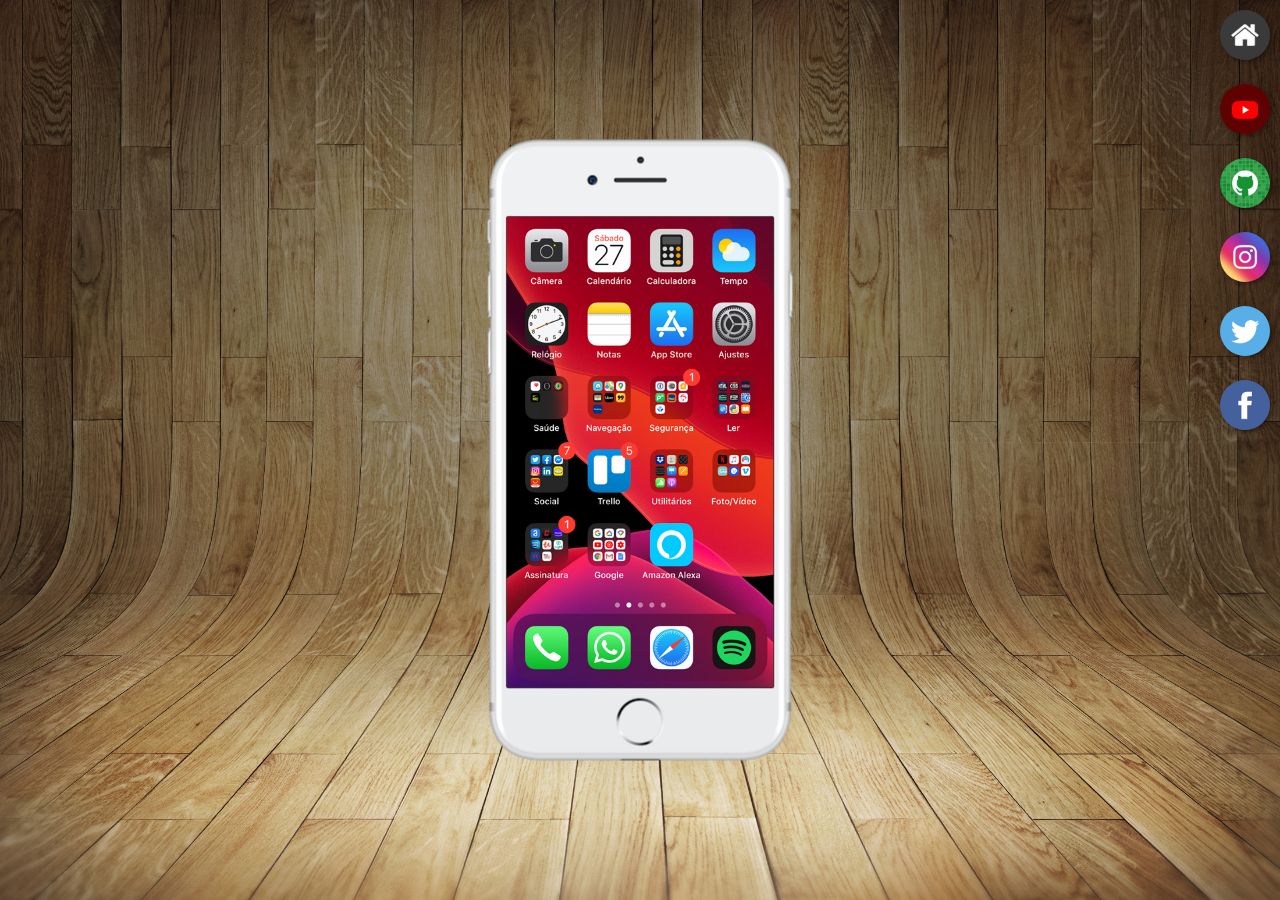
<file: index.html>
<!DOCTYPE html>
<html lang="pt-br">
  <head>
    <meta charset="UTF-8" />
    <meta name="viewport" content="width=device-width, initial-scale=1.0" />
    <link rel="stylesheet" href="favicon.ico" />
    <link rel="stylesheet" href="estilos/style.css" />
    <title>Redes Sociais</title>
  </head>
  <body>
    <main>
      <section id="telefone">
        <iframe src="home.html" name="tela" id="tela" frameborder="0">
          Seu navegador não é compatível com isso.
        </iframe>
      </section>
      <section id="redes-sociais">
        <a href="home.html" target="tela"
          ><img src="imagens/logo-home.jpg" alt="Home" /></a
        ><br />
        <a href="youtube.html" target="tela">
          <img src="imagens/logo-youtube.jpg" alt="YouTube" /></a
        ><br />
        <a href="github.html" target="tela">
          <img src="imagens/logo-github.jpg" alt="GitHub" /></a
        ><br />
        <a href="instagram.html" target="tela">
          <img src="imagens/logo-instagram.jpg" alt="Instagram" /></a
        ><br />
        <a href="twitter.html" target="tela">
          <img src="imagens/logo-twitter.jpg" alt="Twitter" /></a
        ><br />
        <a href="facebook.html" target="tela">
          <img src="imagens/logo-facebook.jpg" alt="Facebook"
        /></a>
      </section>
    </main>
  </body>
</html>
</file>
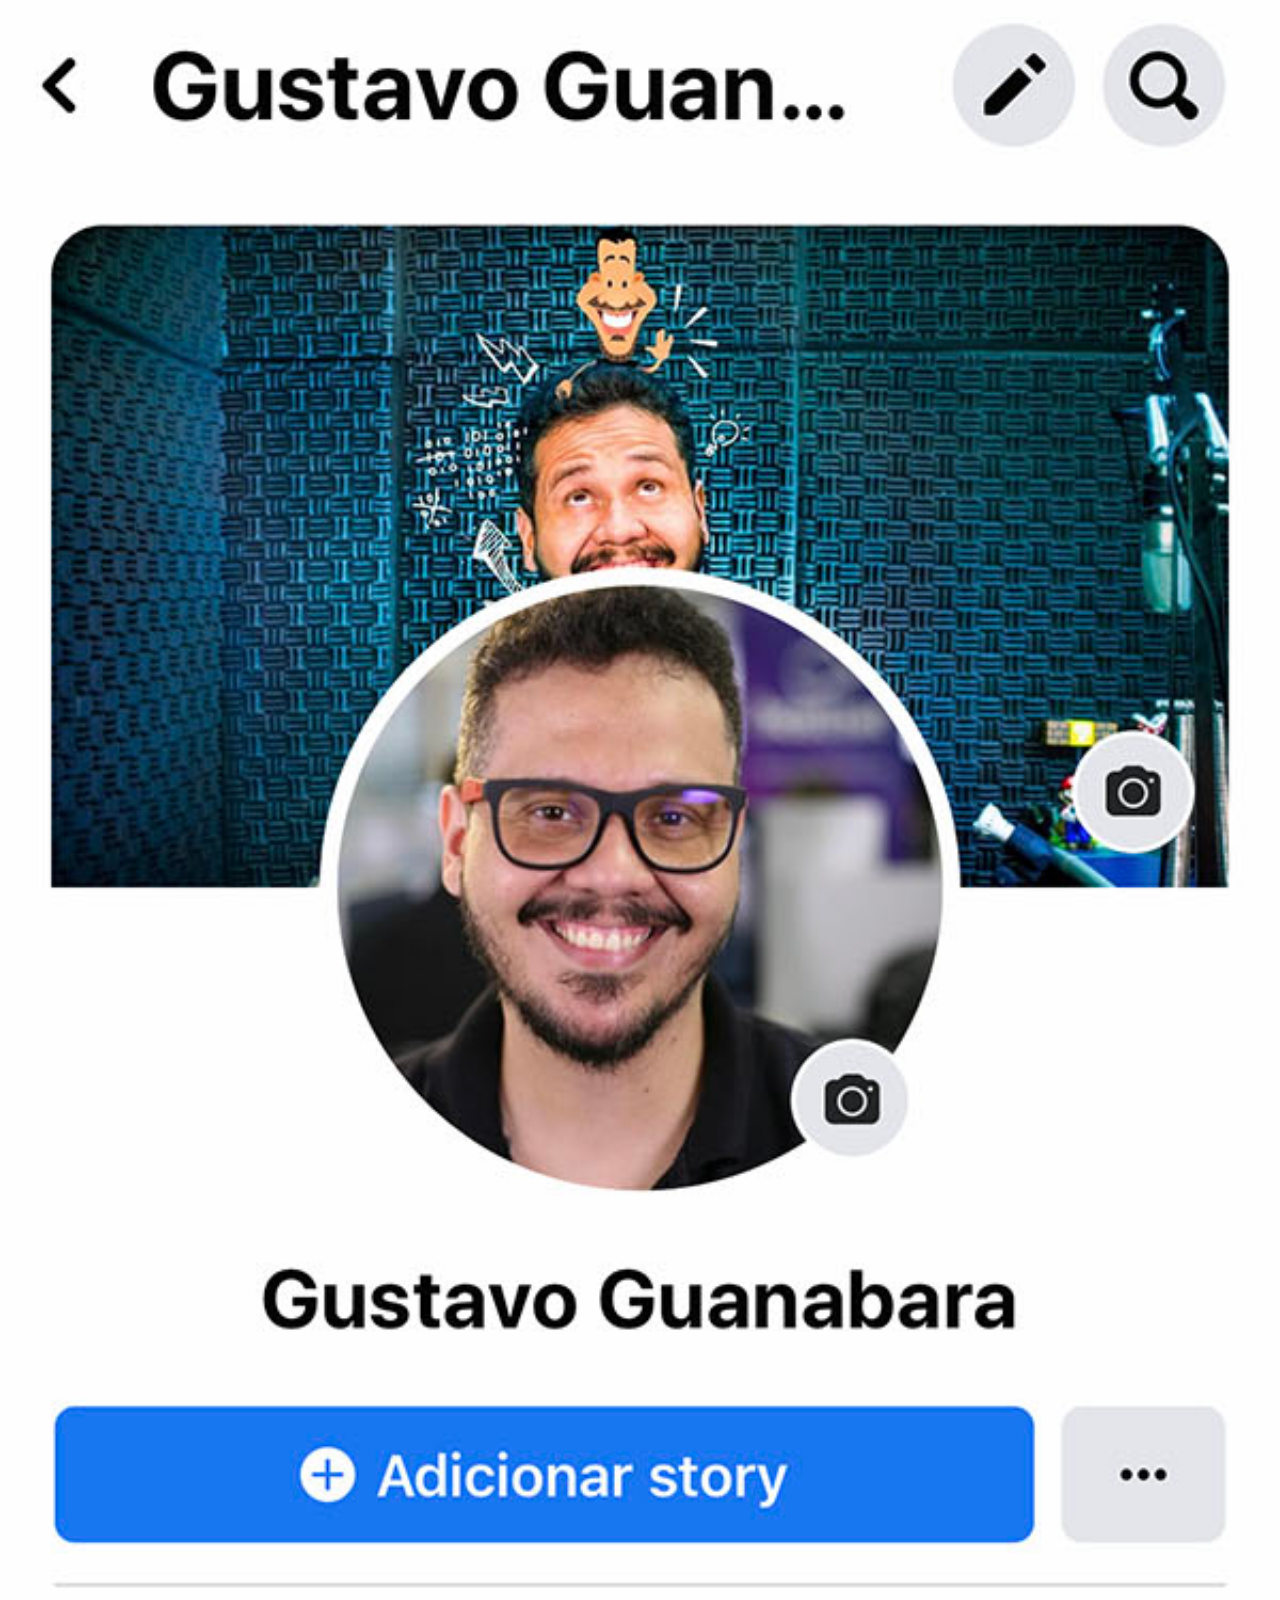
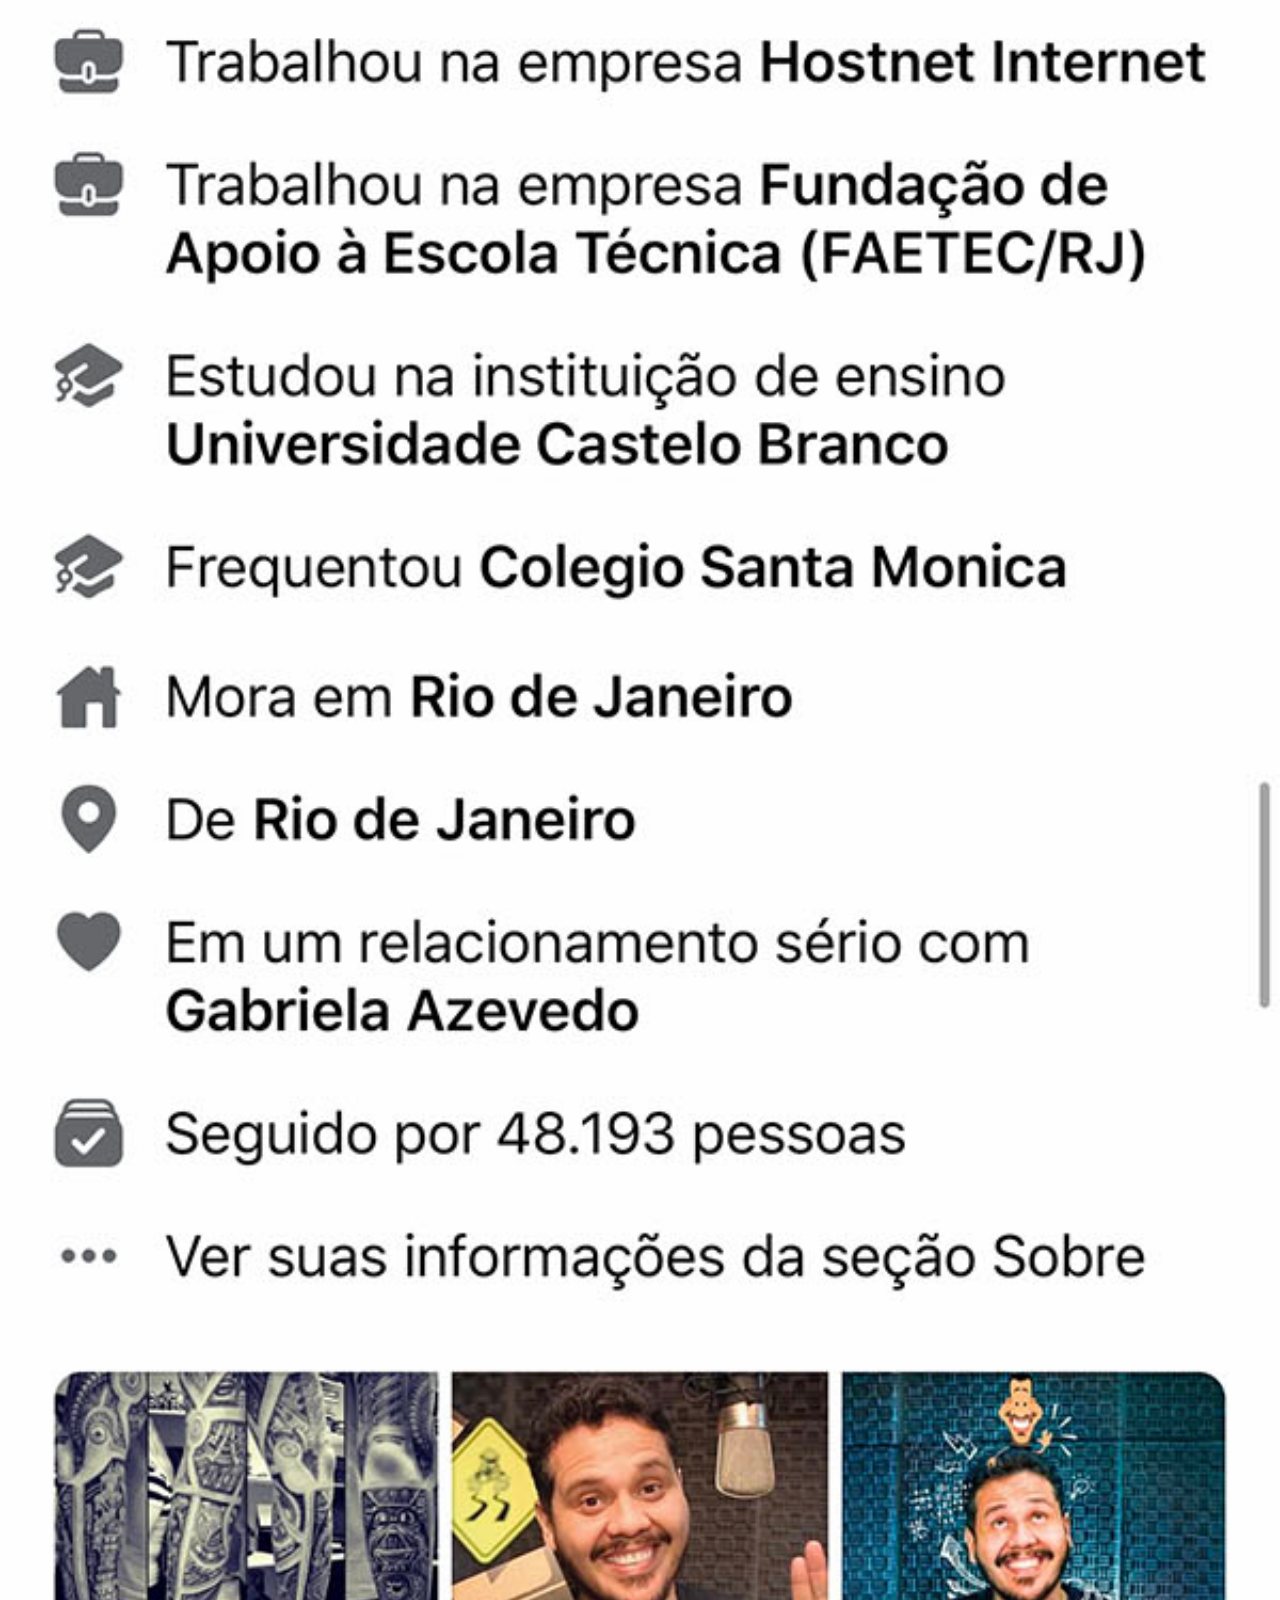
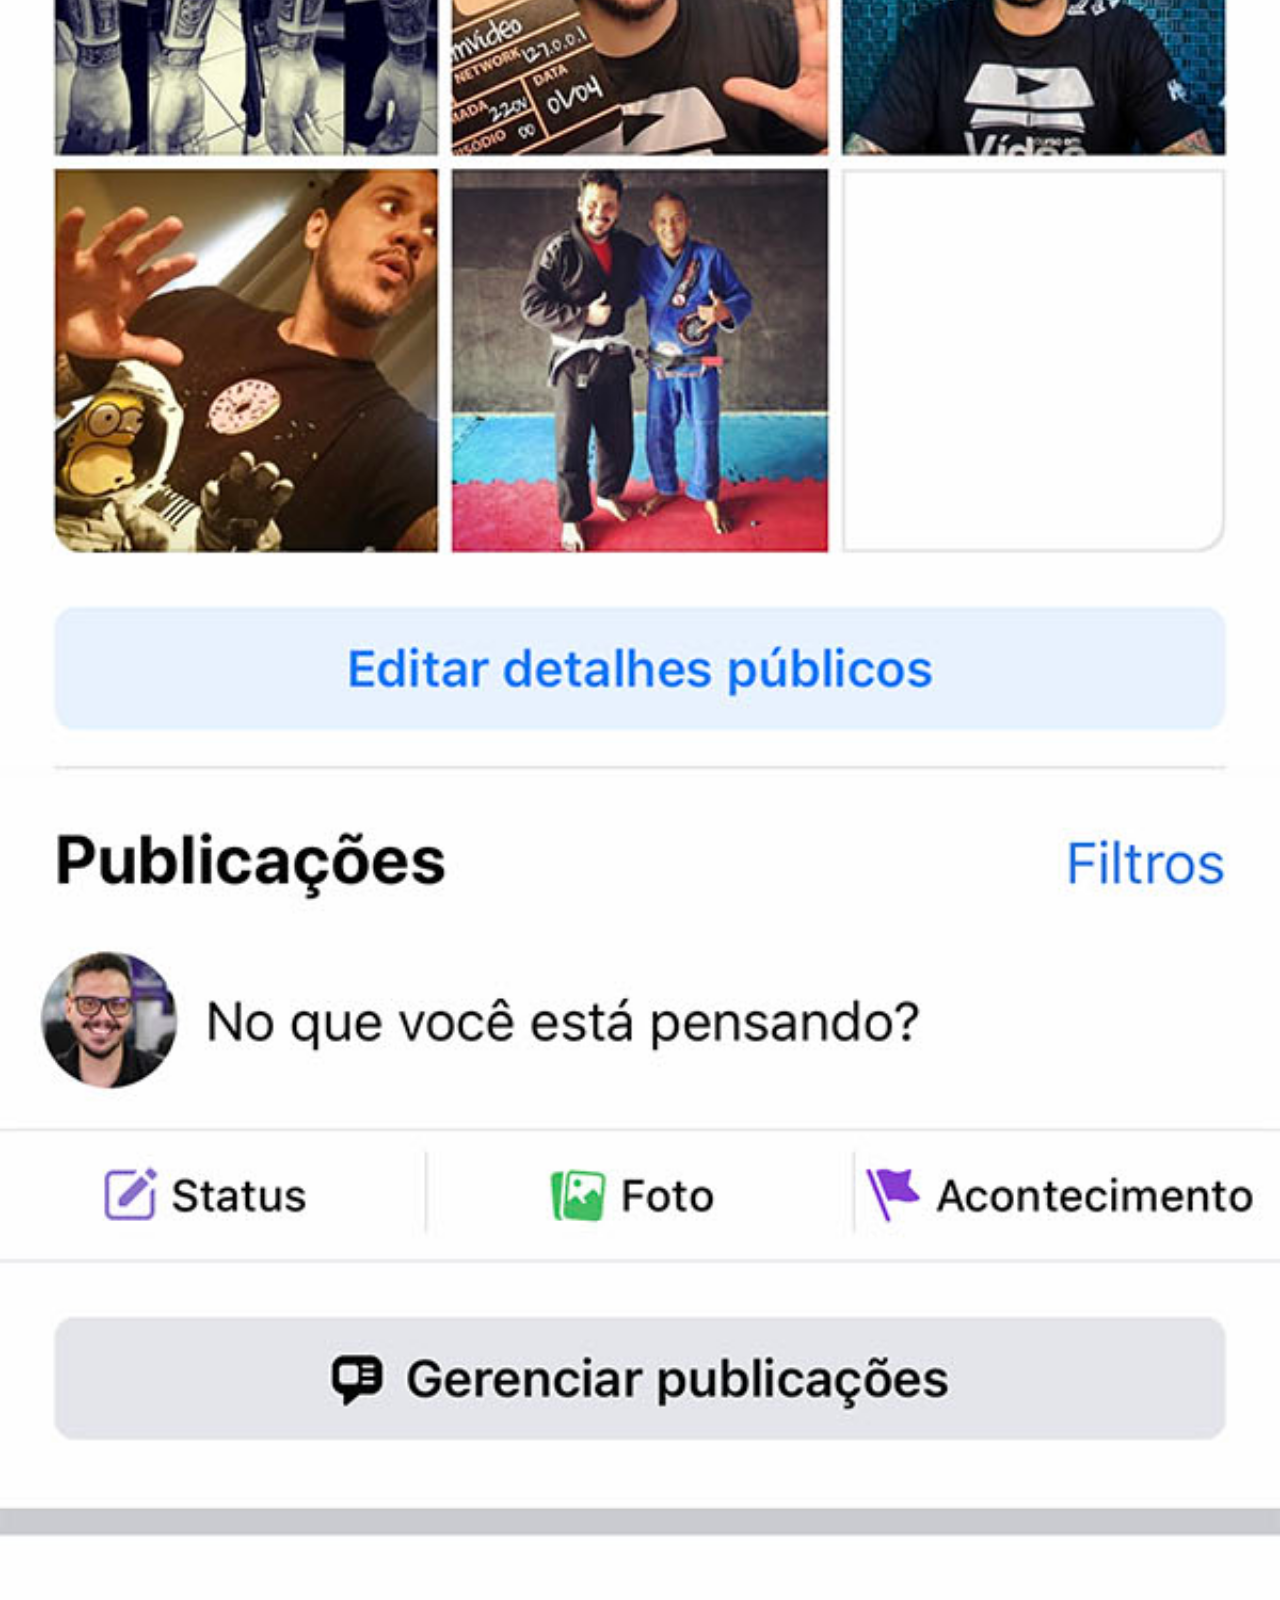
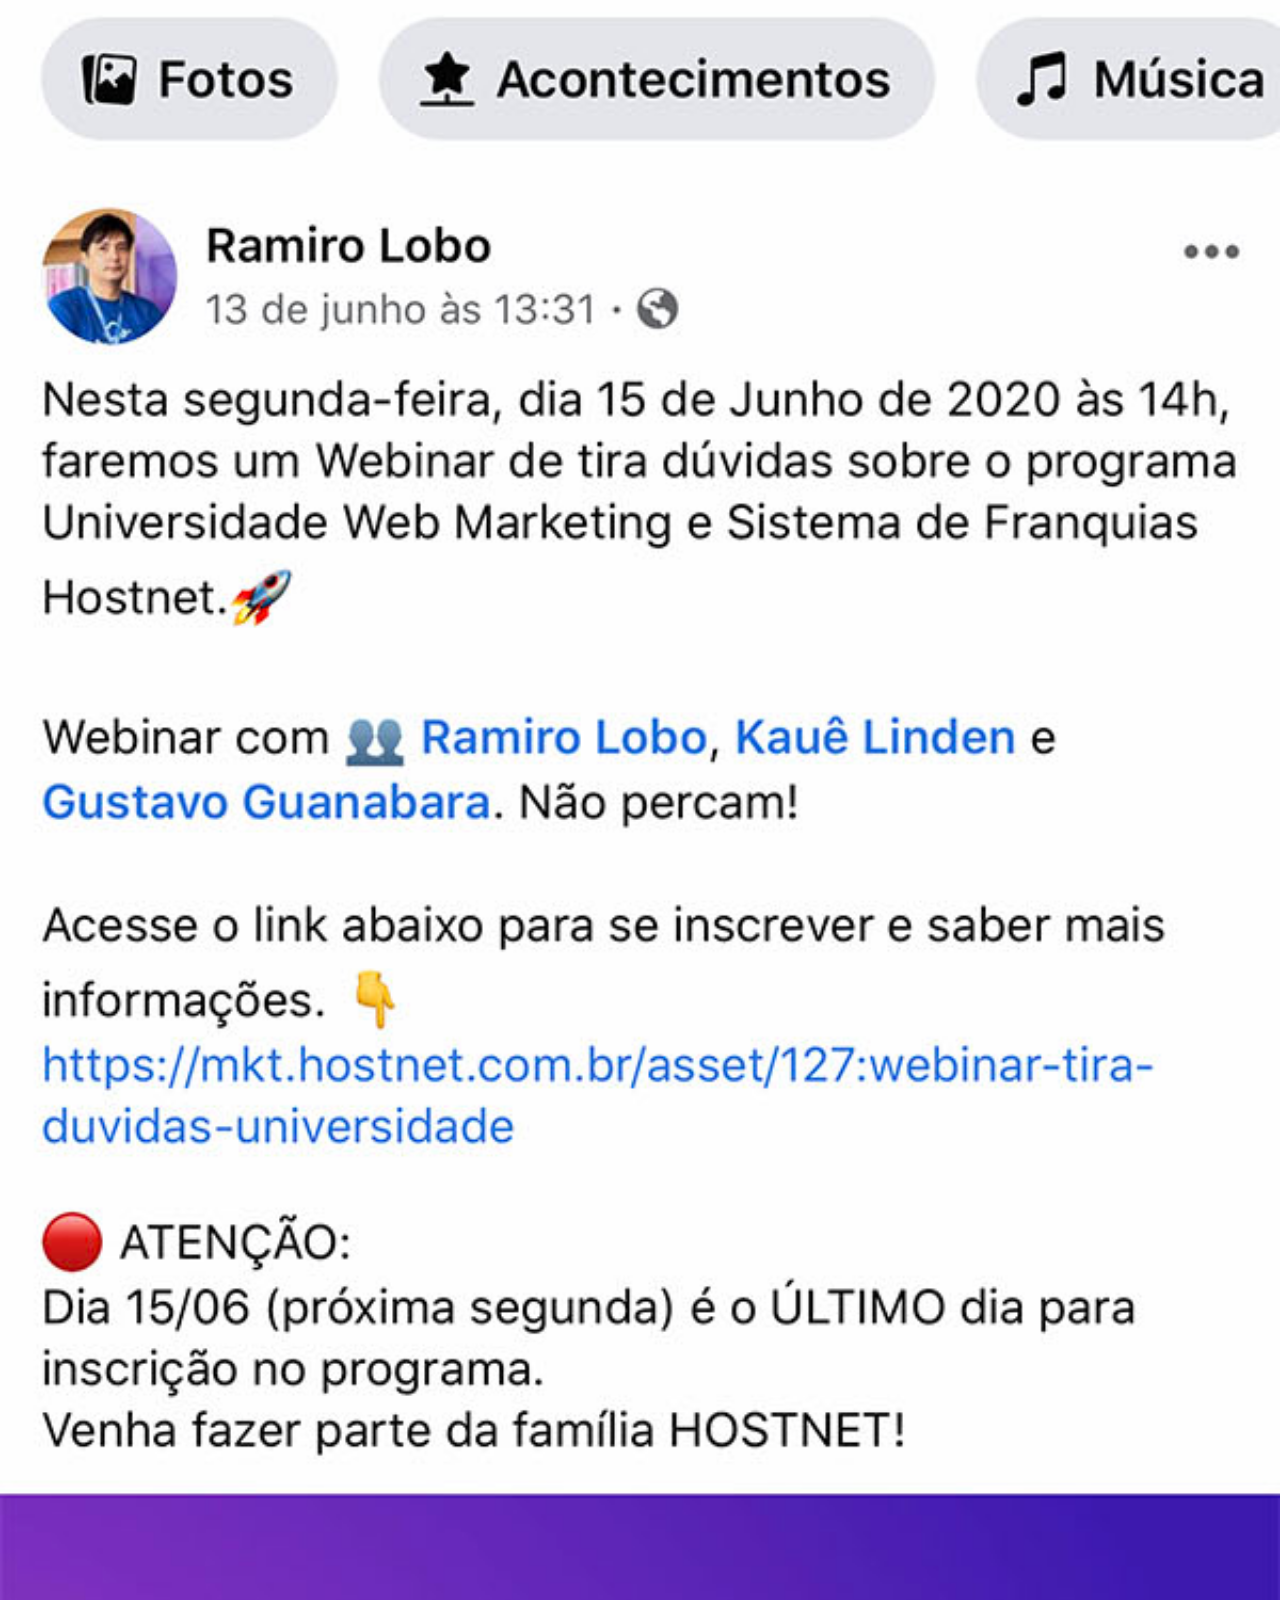
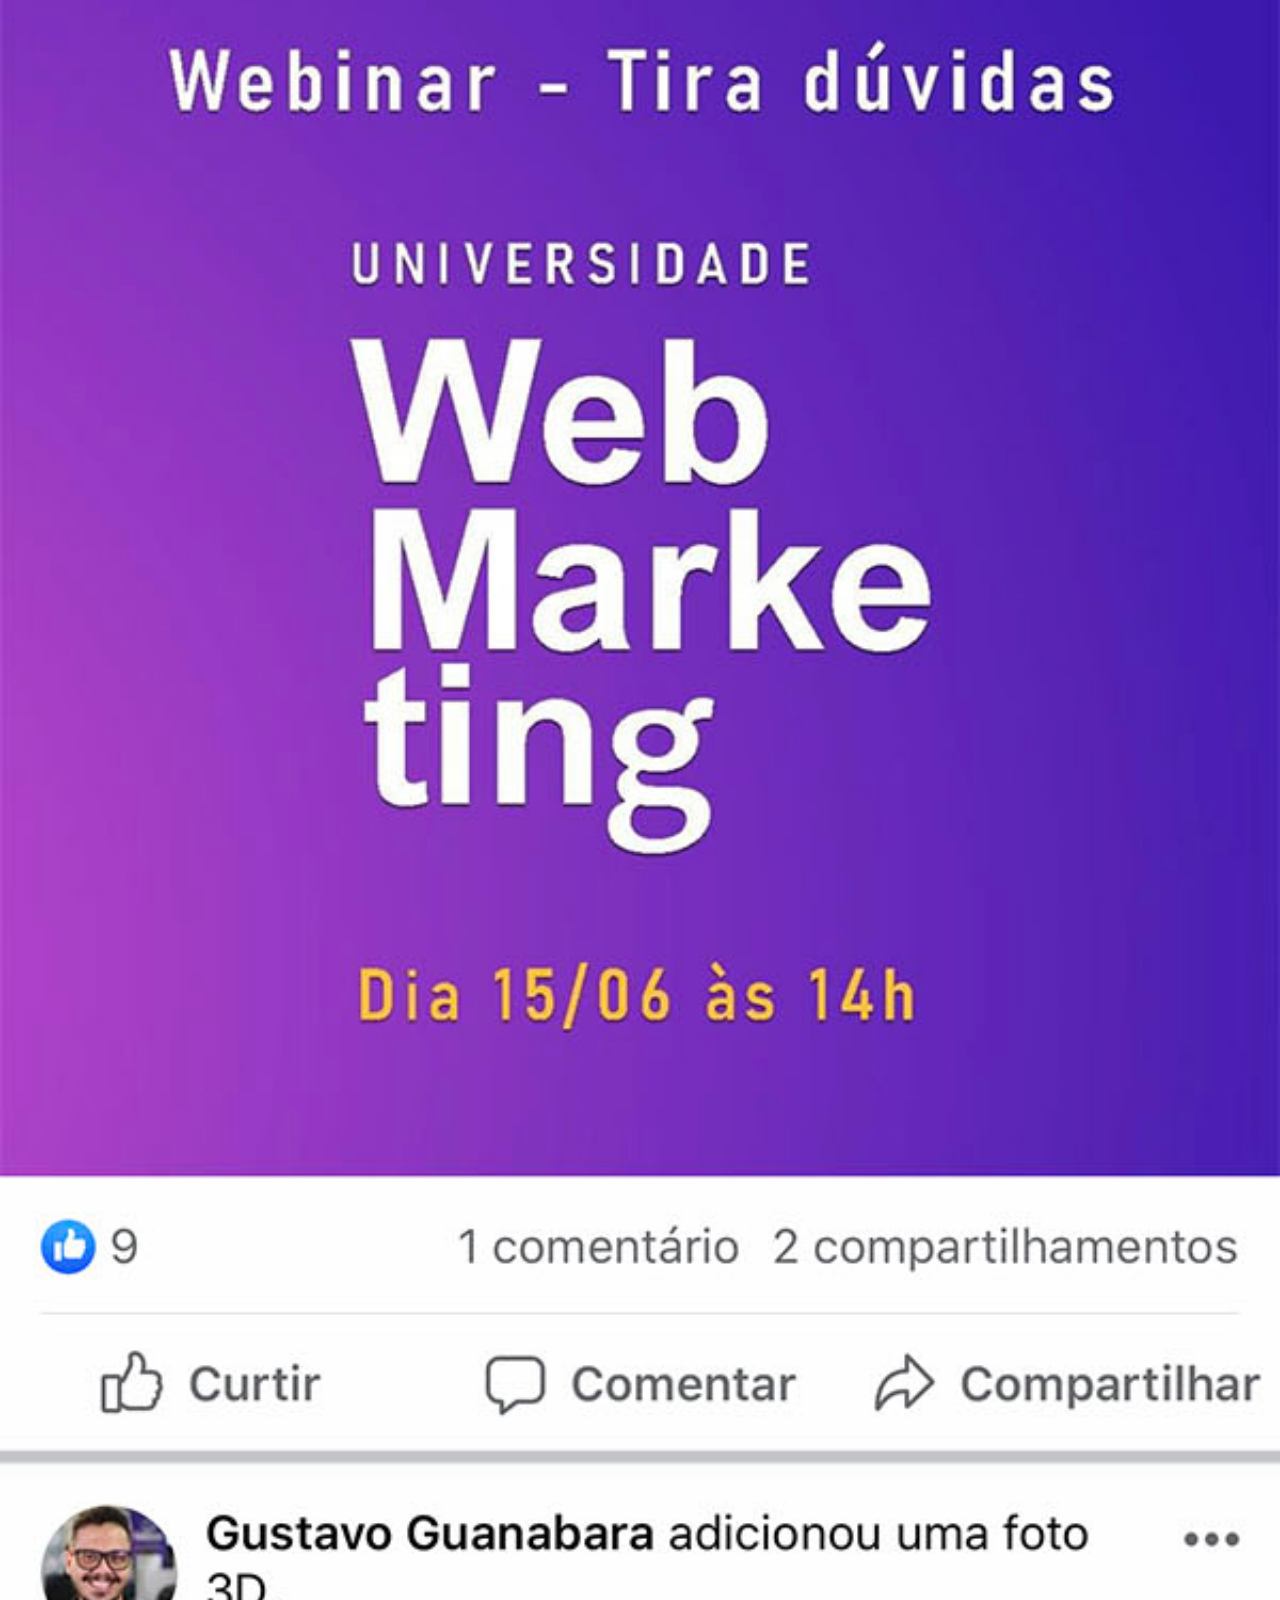
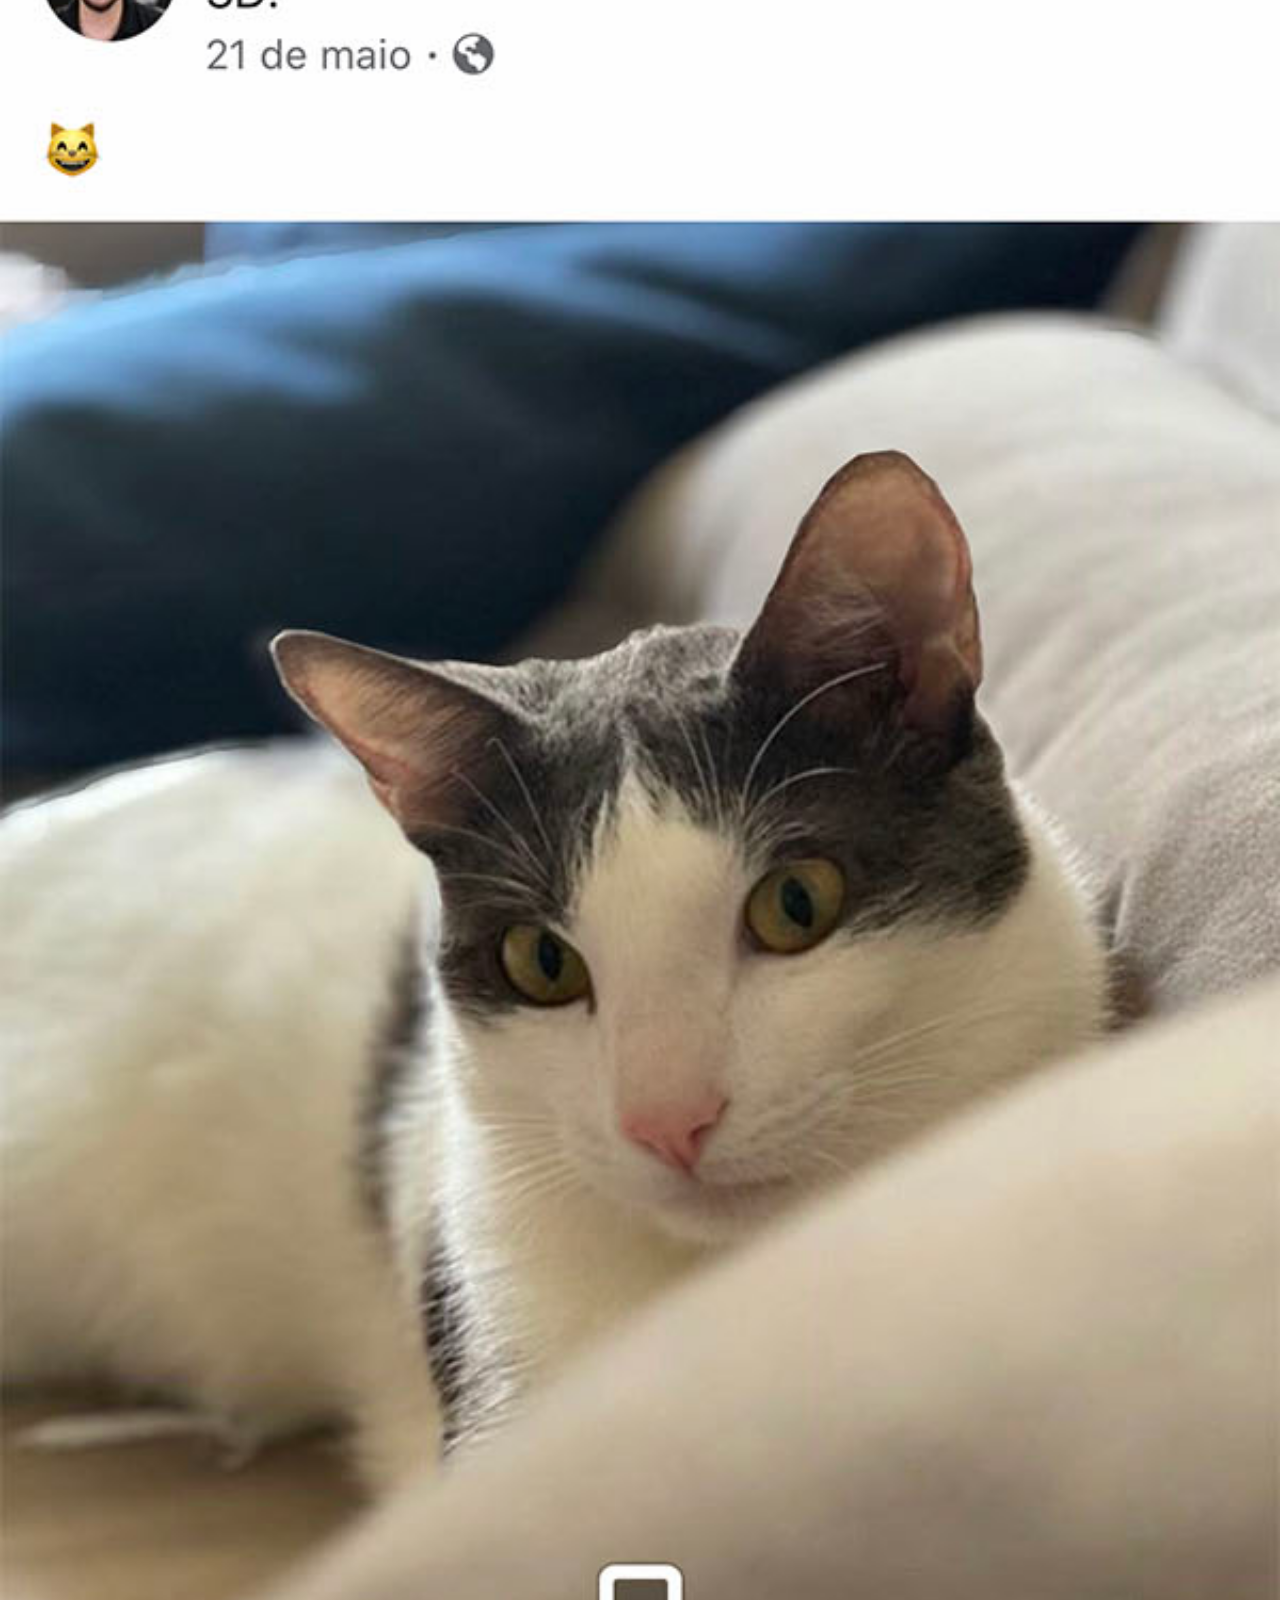
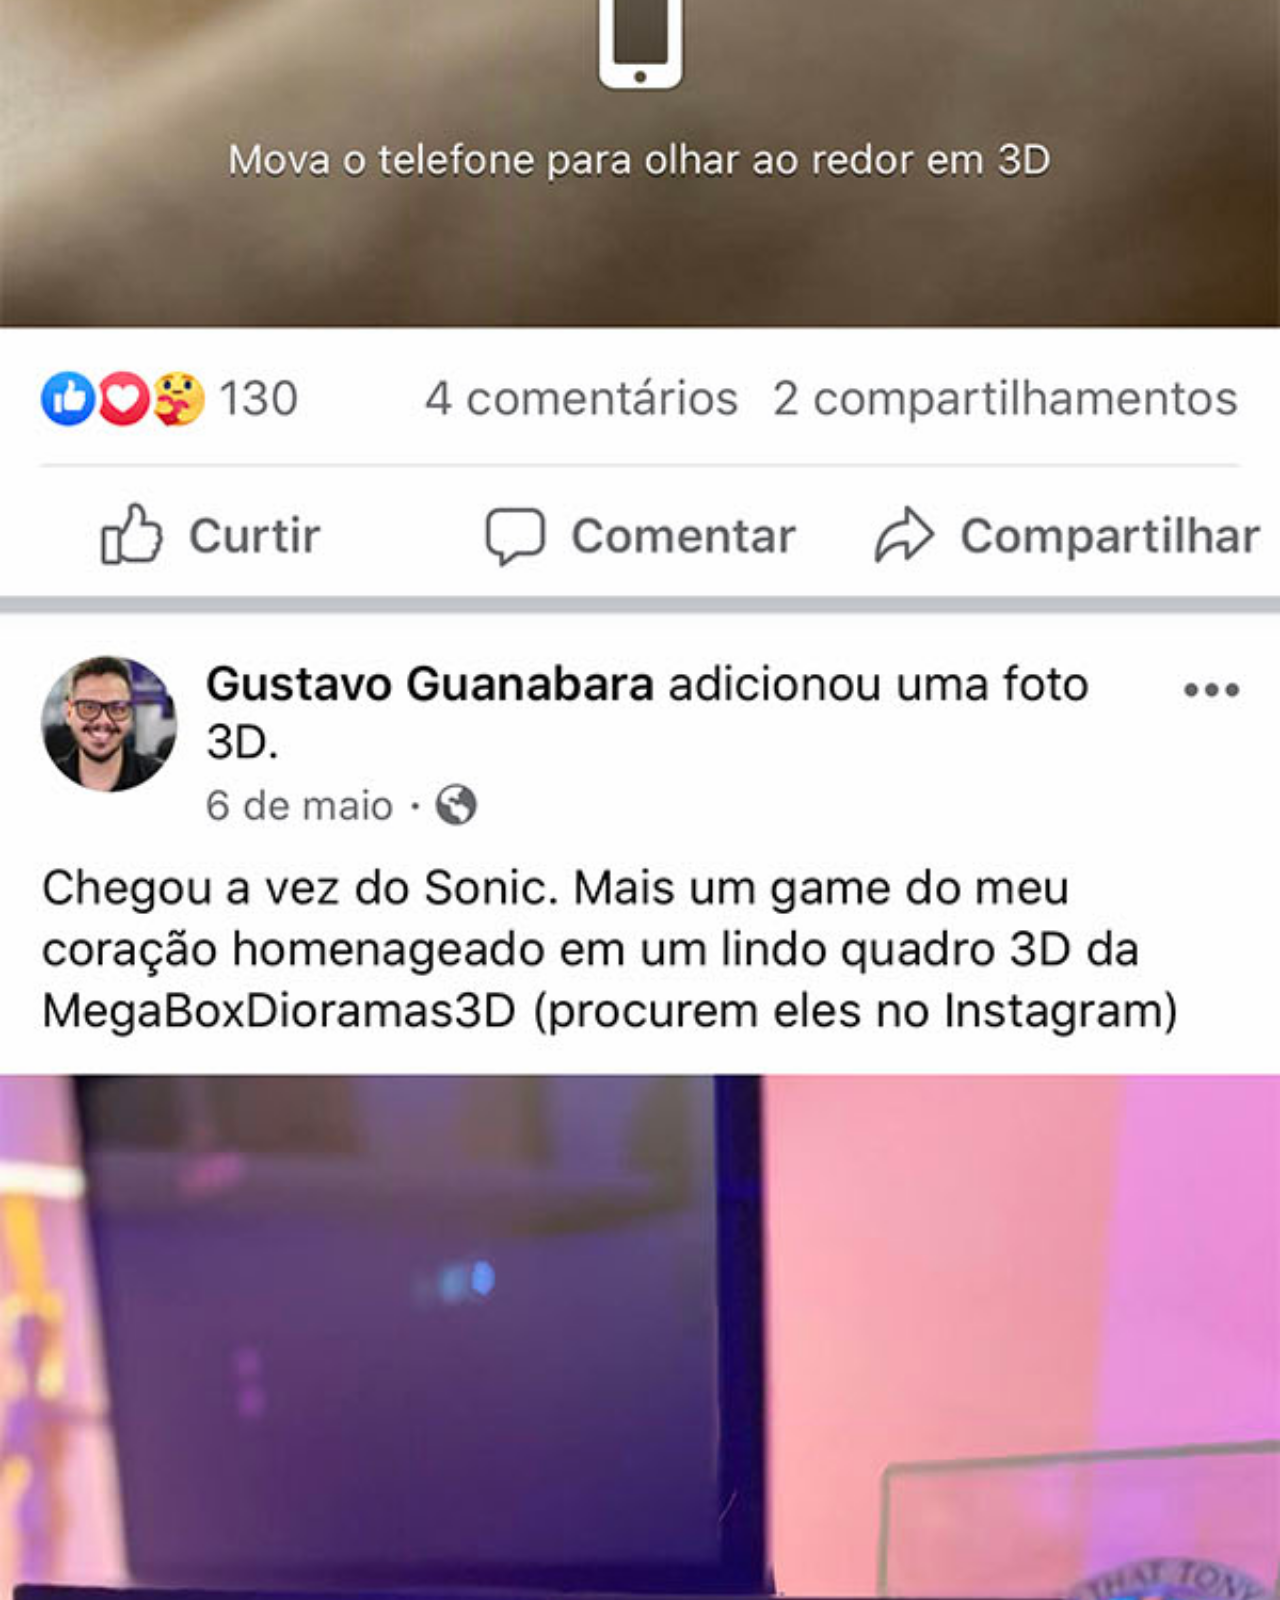
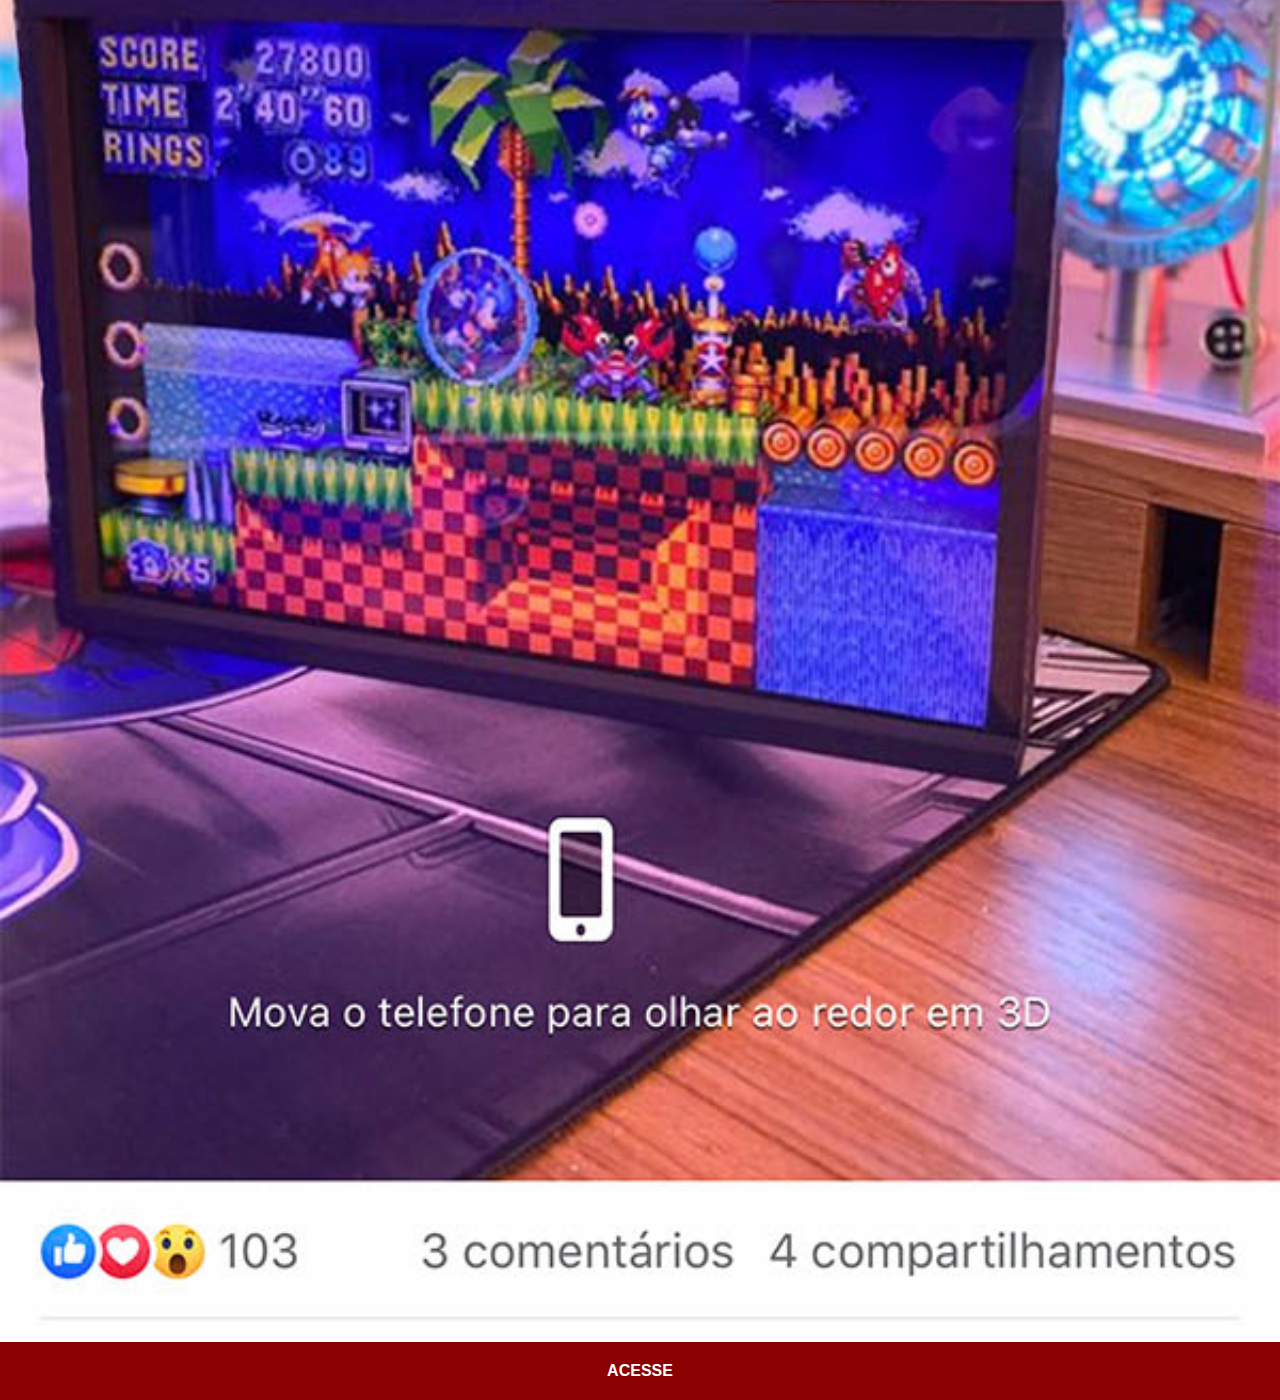
<file: facebook.html>
<!DOCTYPE html>
<html lang="pt-br">
  <head>
    <meta charset="UTF-8" />
    <meta name="viewport" content="width=device-width, initial-scale=1.0" />
    <title>Facebook</title>
    <link rel="stylesheet" href="estilos/social.css" />
  </head>
  <body>
    <img src="imagens/tela-facebook.jpg" alt="Facebook" />
    <a
      href="https://www.facebook.com/gustavoguanabara/?locale=pt_BR"
      target="_blank"
      >ACESSE</a
    >
  </body>
</html>
</file>
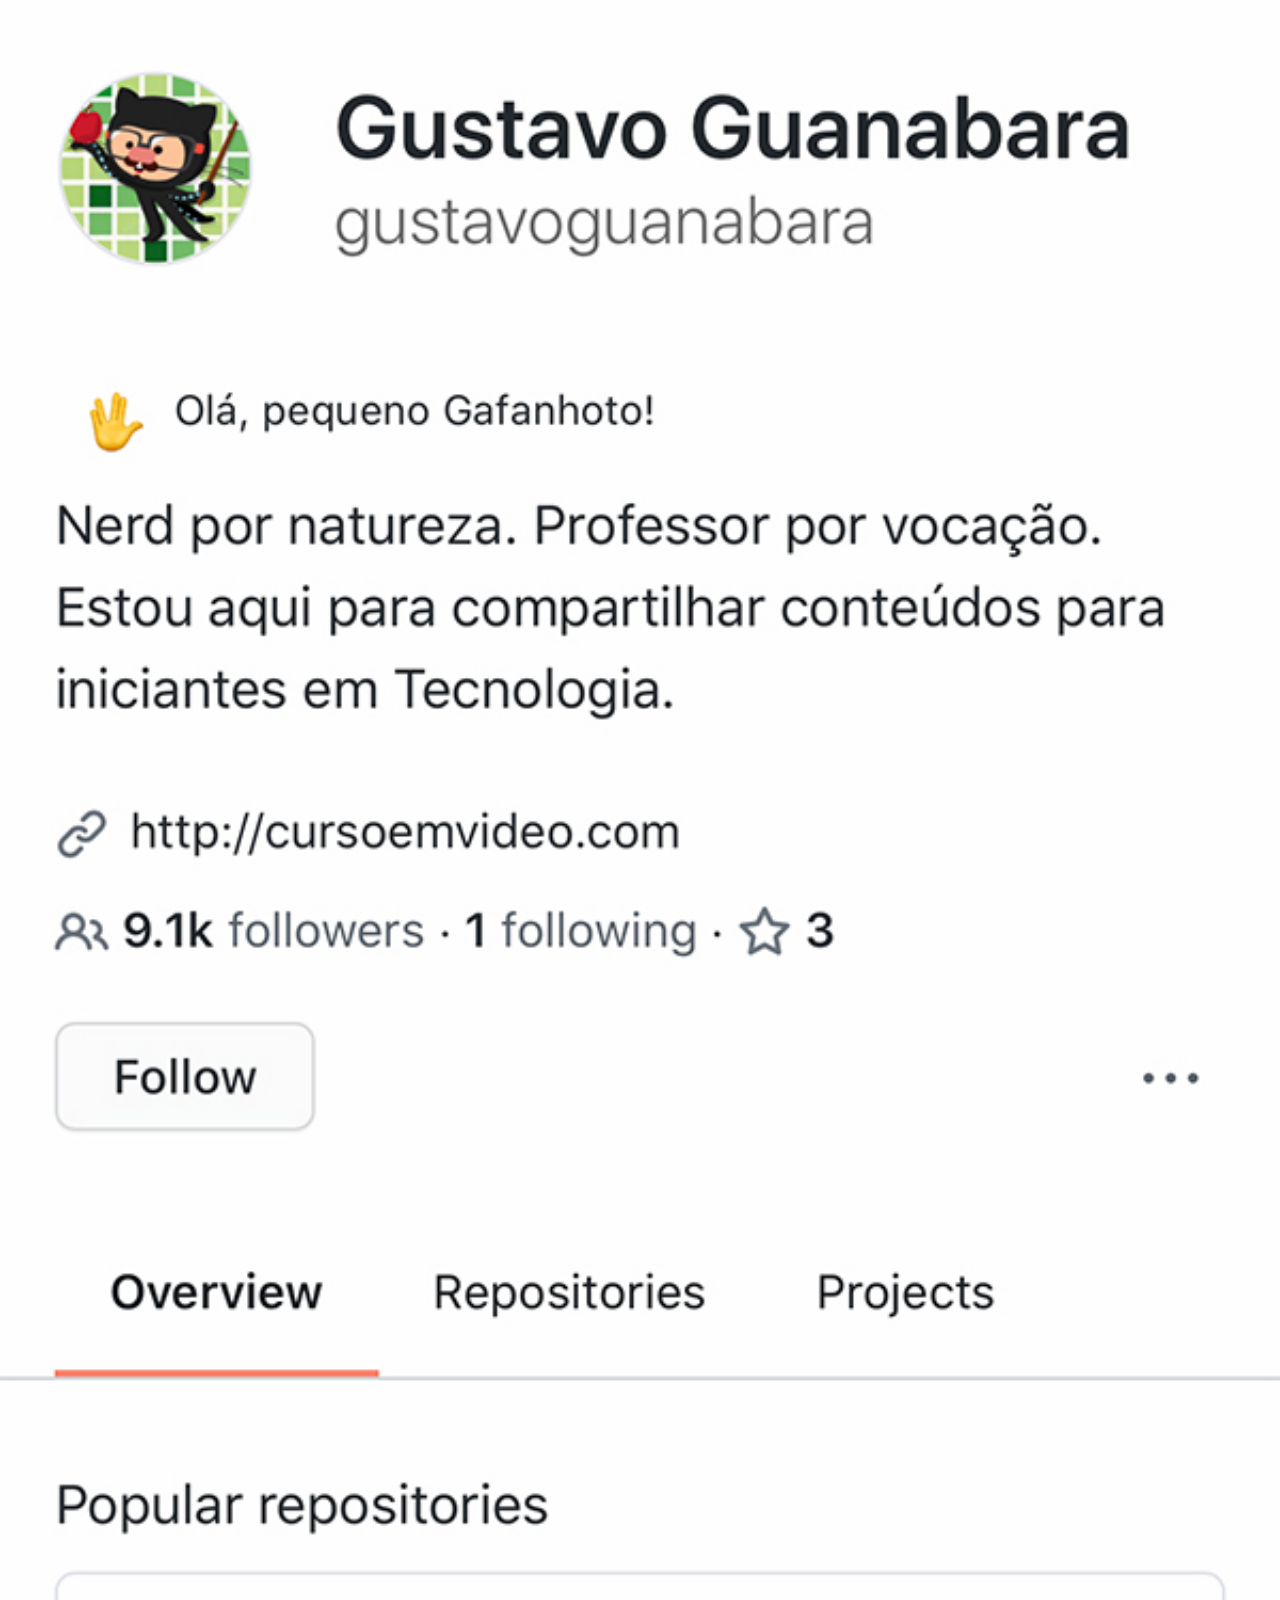
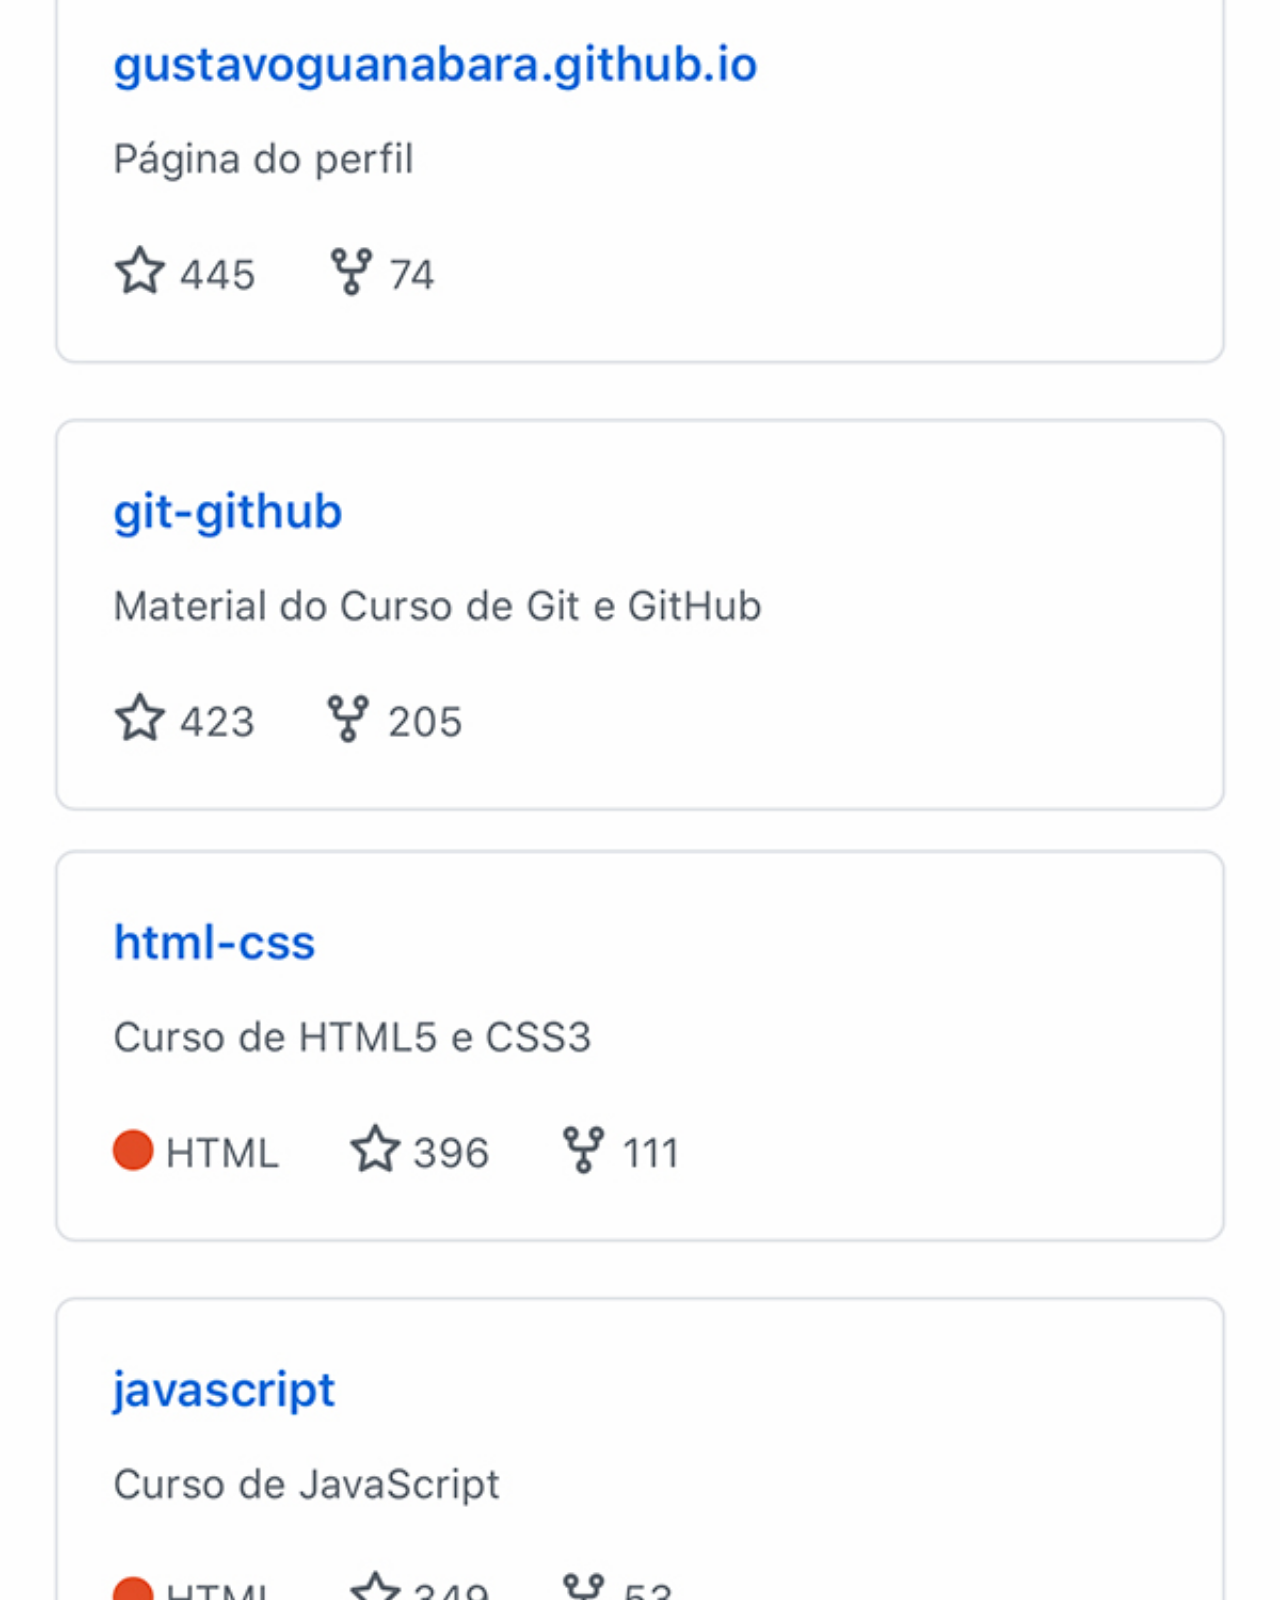
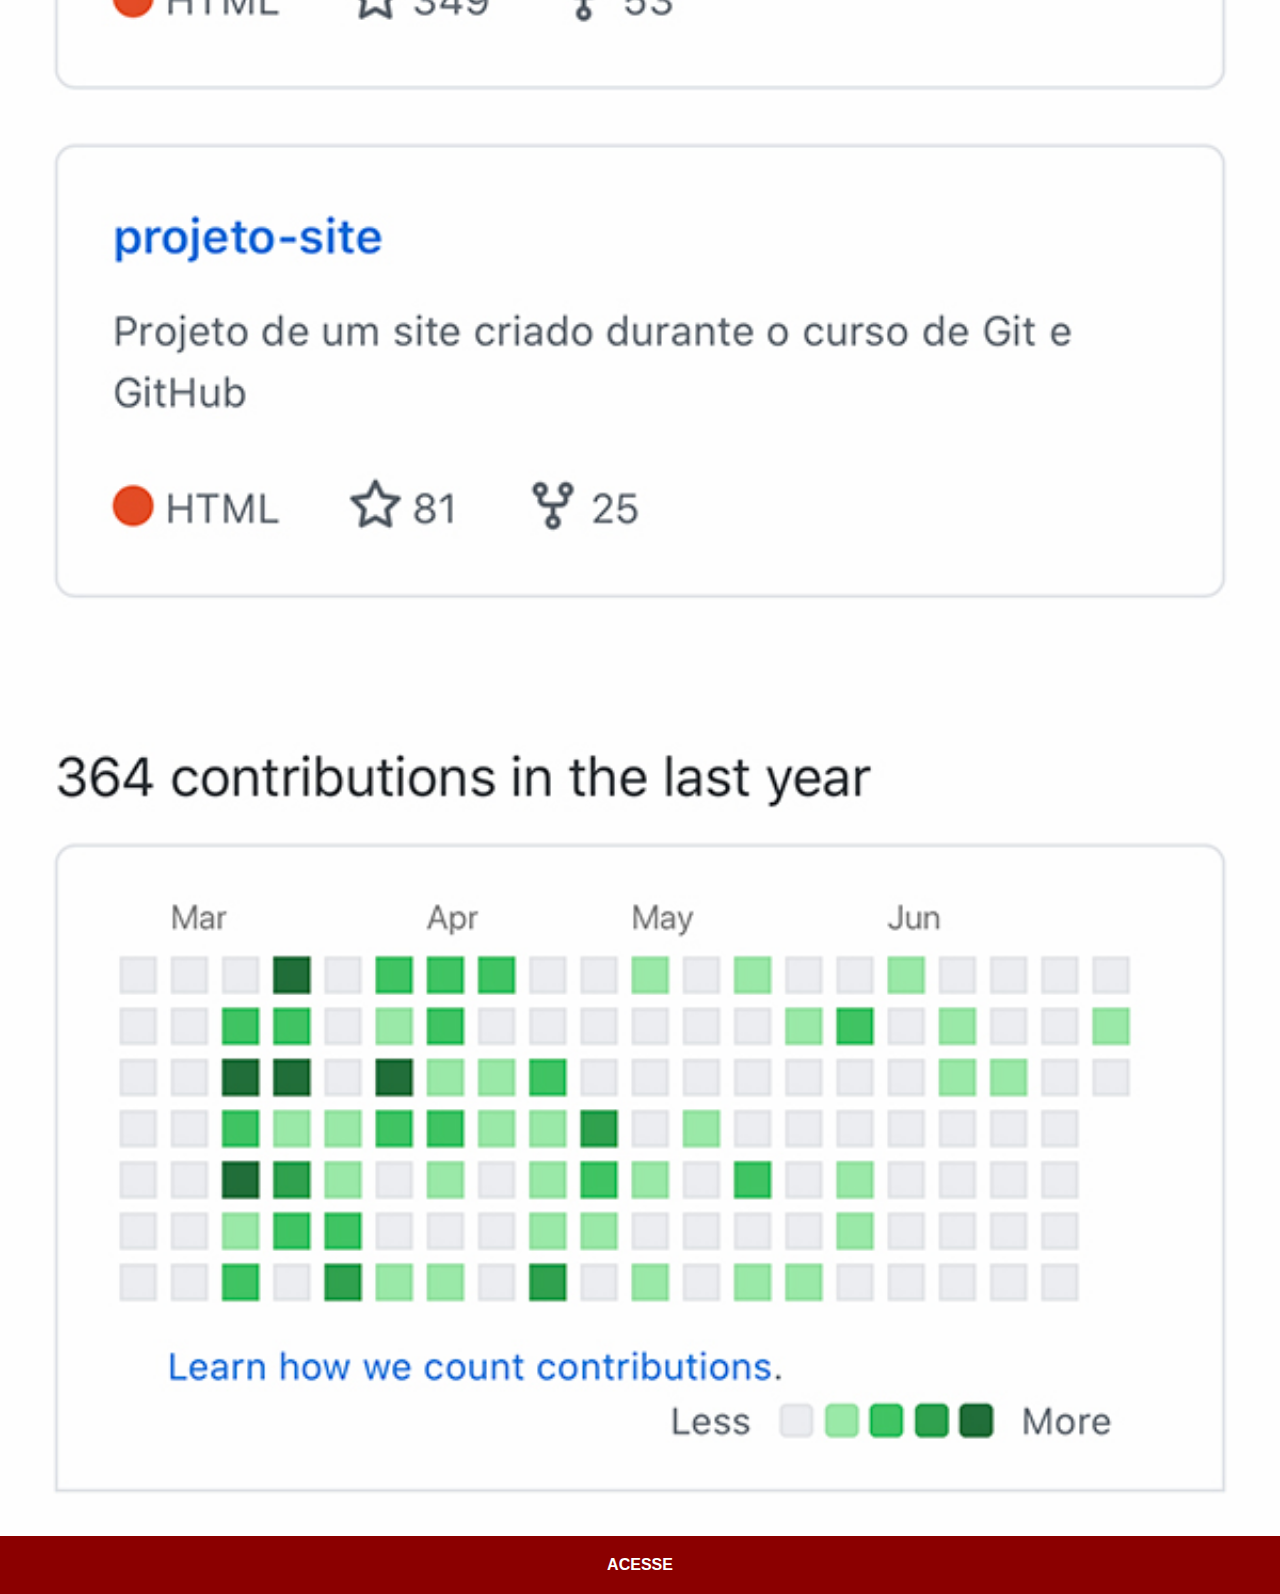
<file: github.html>
<!DOCTYPE html>
<html lang="pt-br">
  <head>
    <meta charset="UTF-8" />
    <meta name="viewport" content="width=device-width, initial-scale=1.0" />
    <title>GitHub</title>
    <link rel="stylesheet" href="estilos/social.css" />
  </head>
  <body>
    <img src="imagens/tela-github.jpg" alt="GitHub" />
    <a href="https://github.com/gustavoguanabara/" target="_blank">ACESSE</a>
  </body>
</html>
</file>
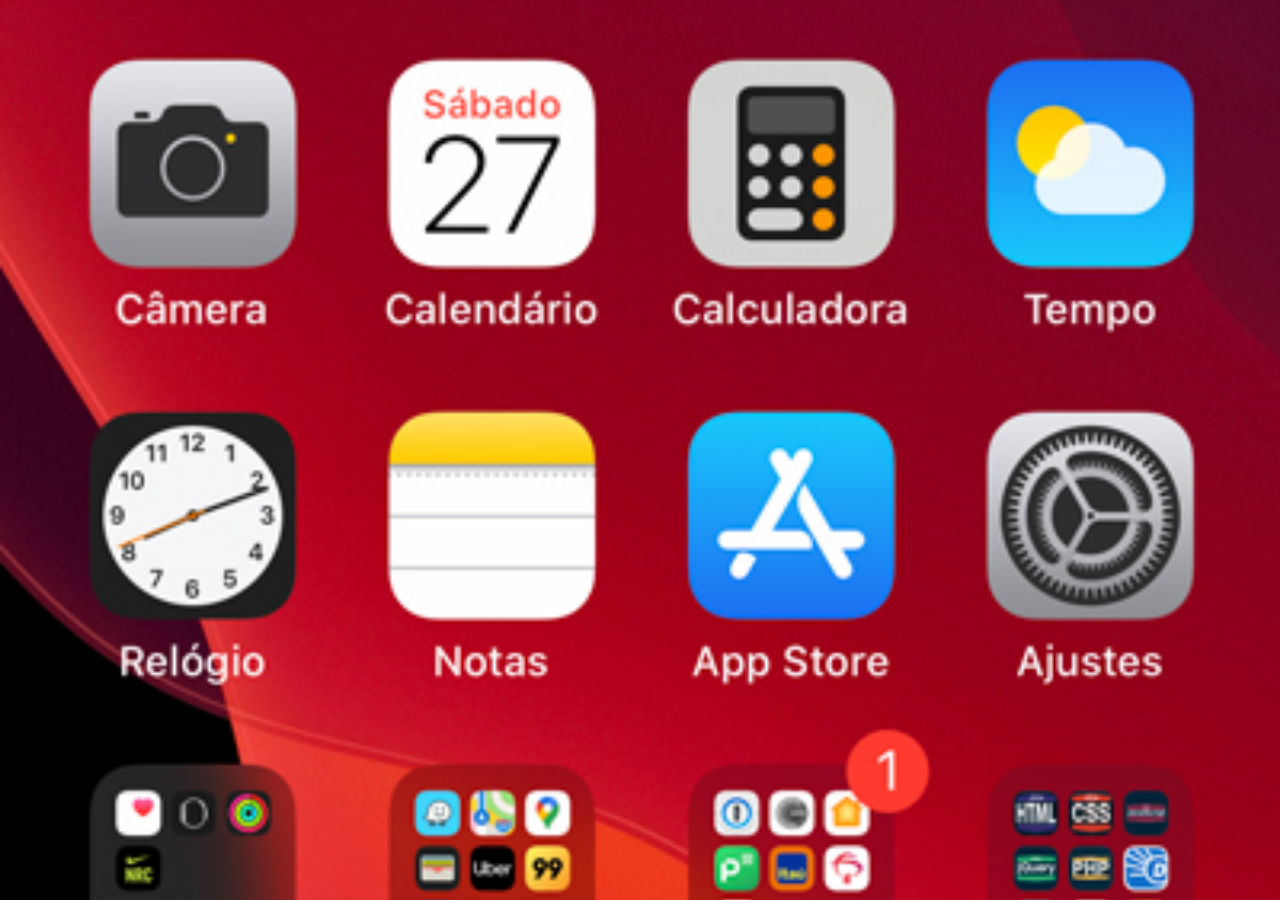
<file: home.html>
<!DOCTYPE html>
<html lang="pt-br">
  <head>
    <meta charset="UTF-8" />
    <meta name="viewport" content="width=device-width, initial-scale=1.0" />
    <title>Home</title>
  </head>
  <style>
    * {
      margin: 0px;
      padding: 0px;
    }

    body {
      width: 100vw;
      height: 100vh;
      background: black url("imagens/tela-home.jpg") no-repeat top center;
      background-size: cover;
    }
  </style>
  <body></body>
</html>
</file>
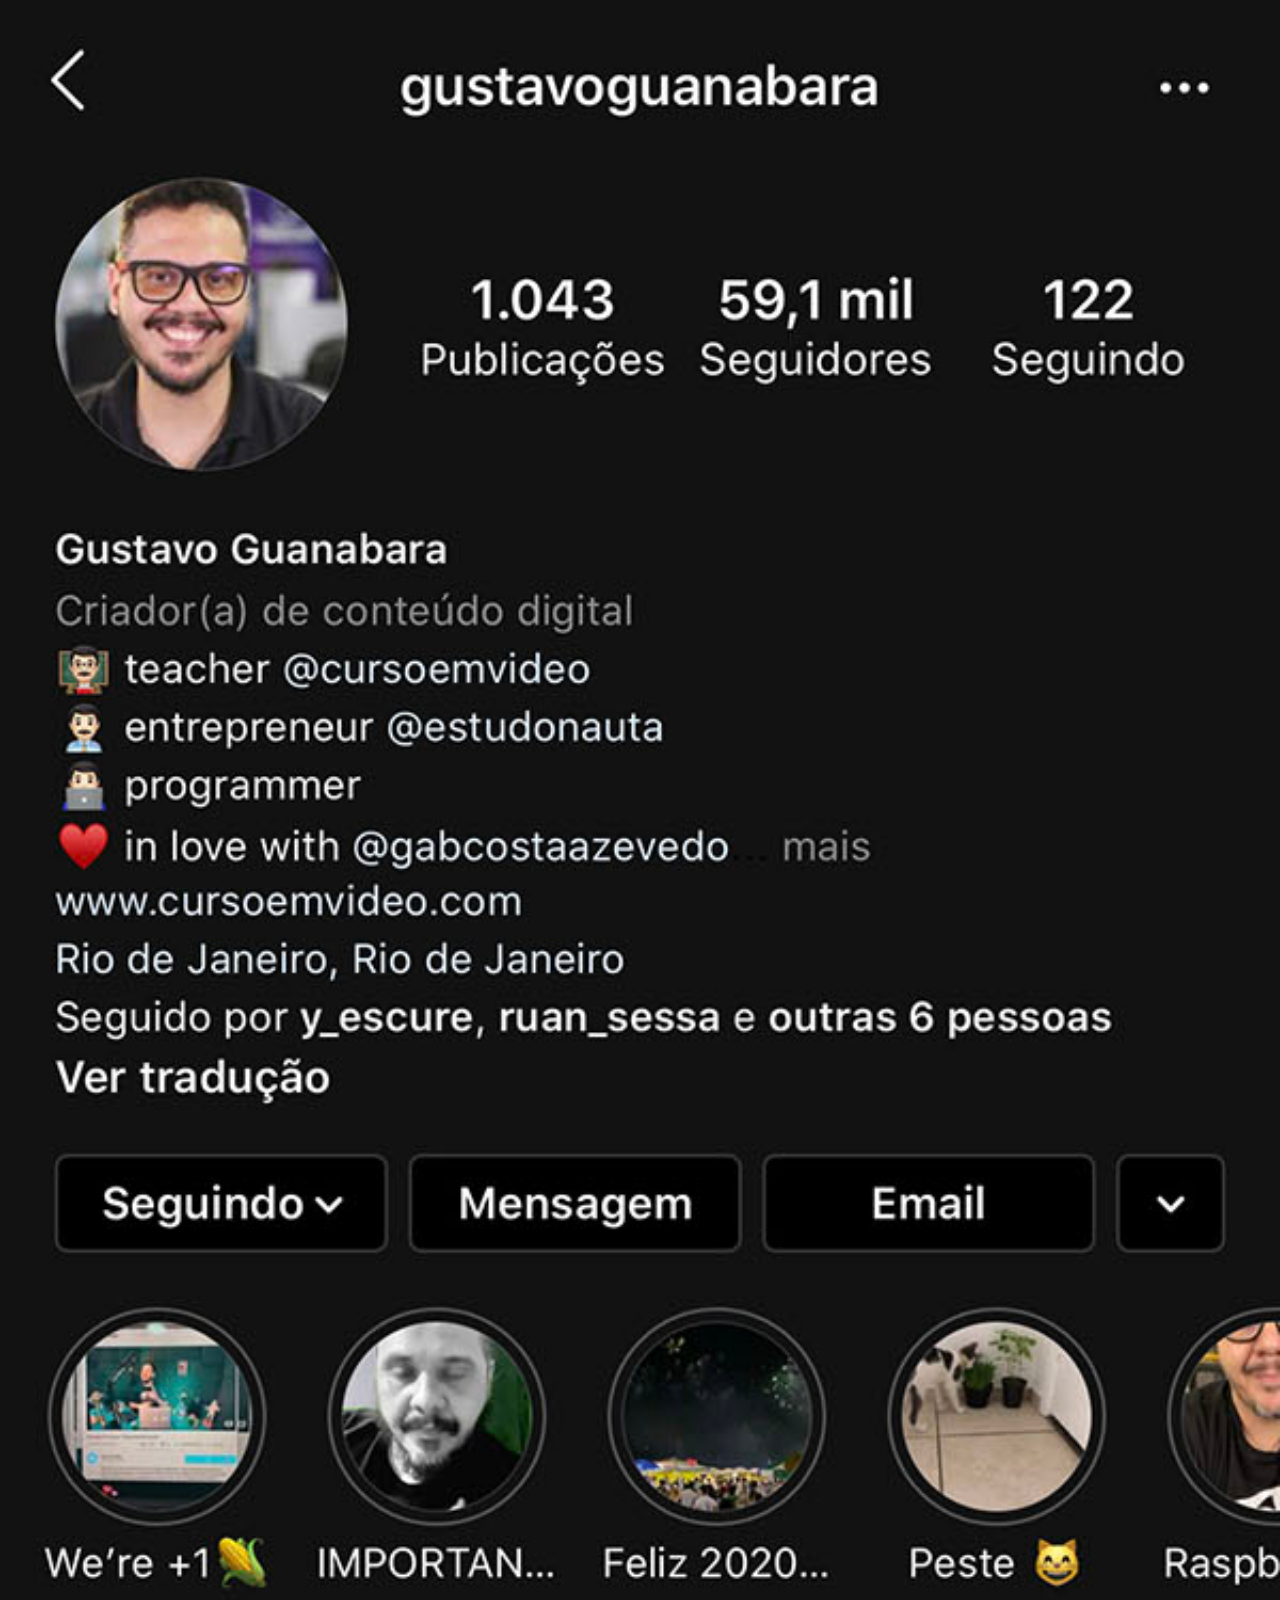
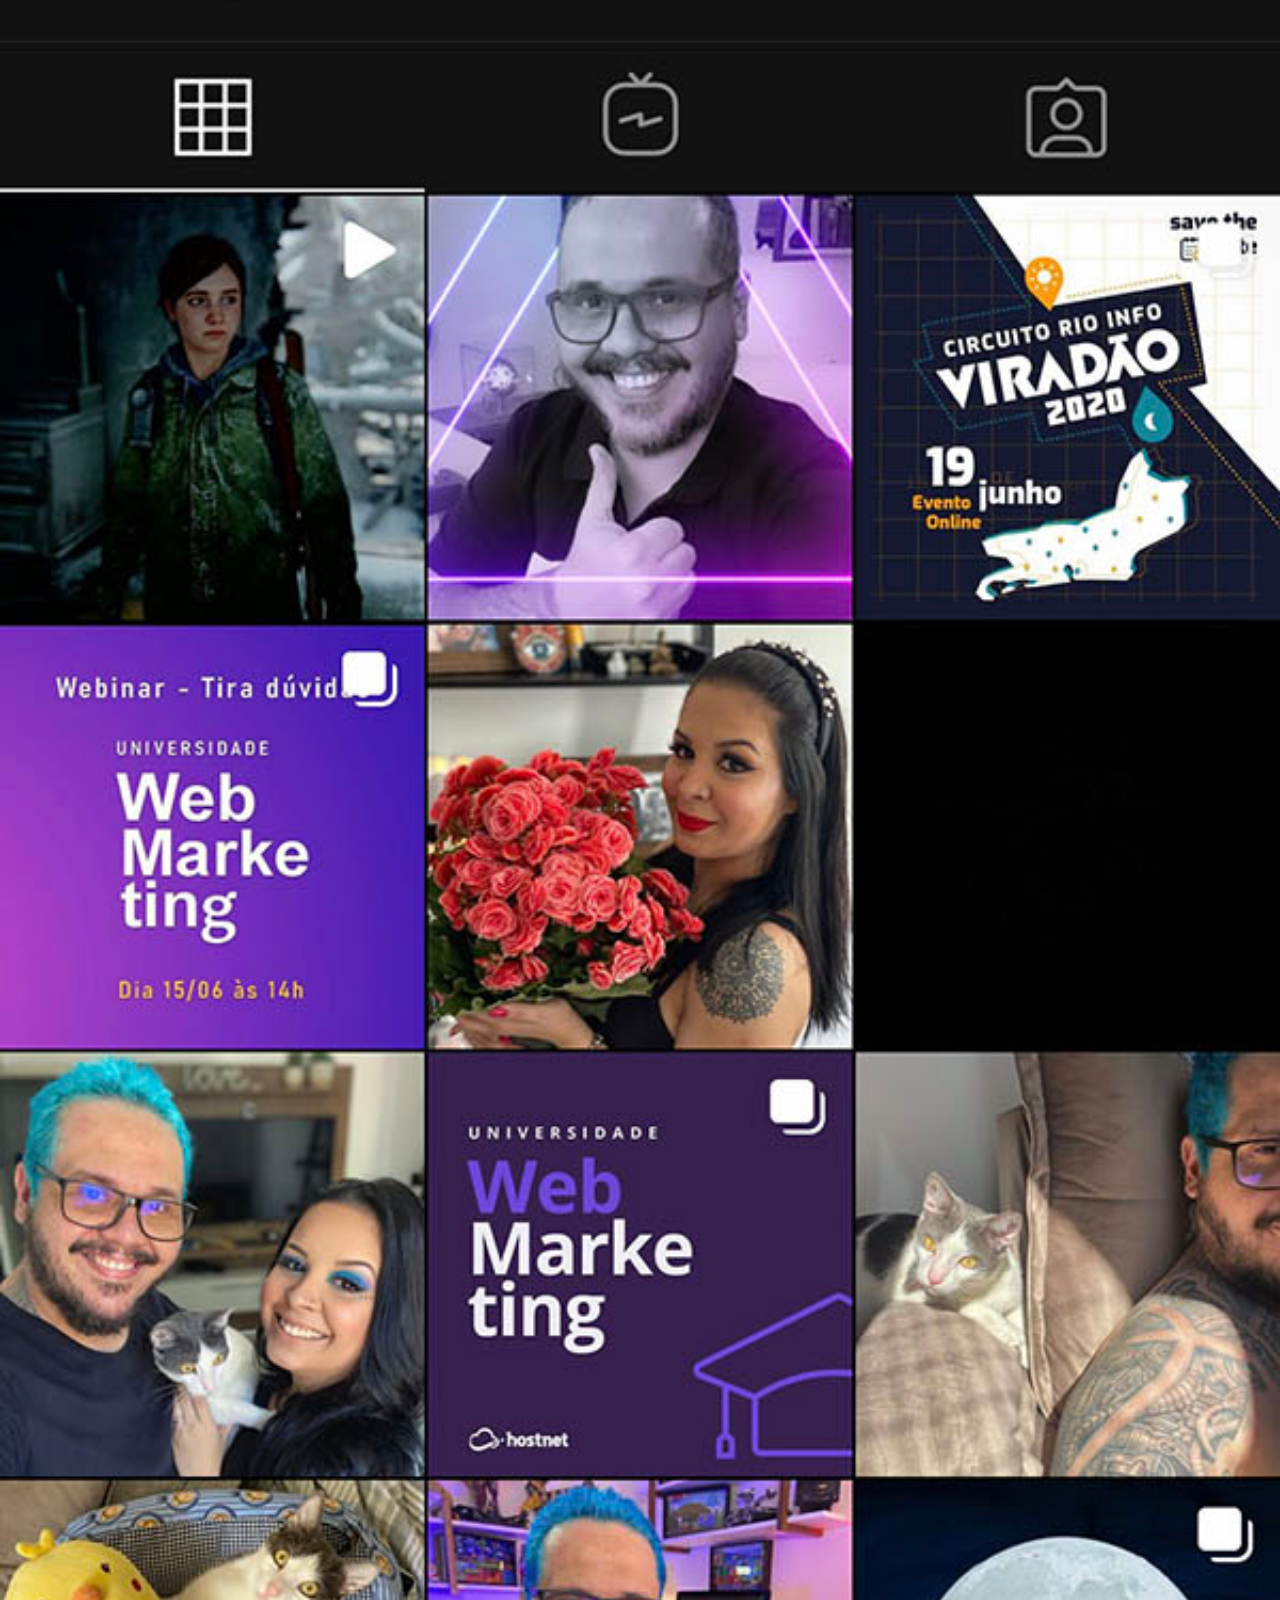
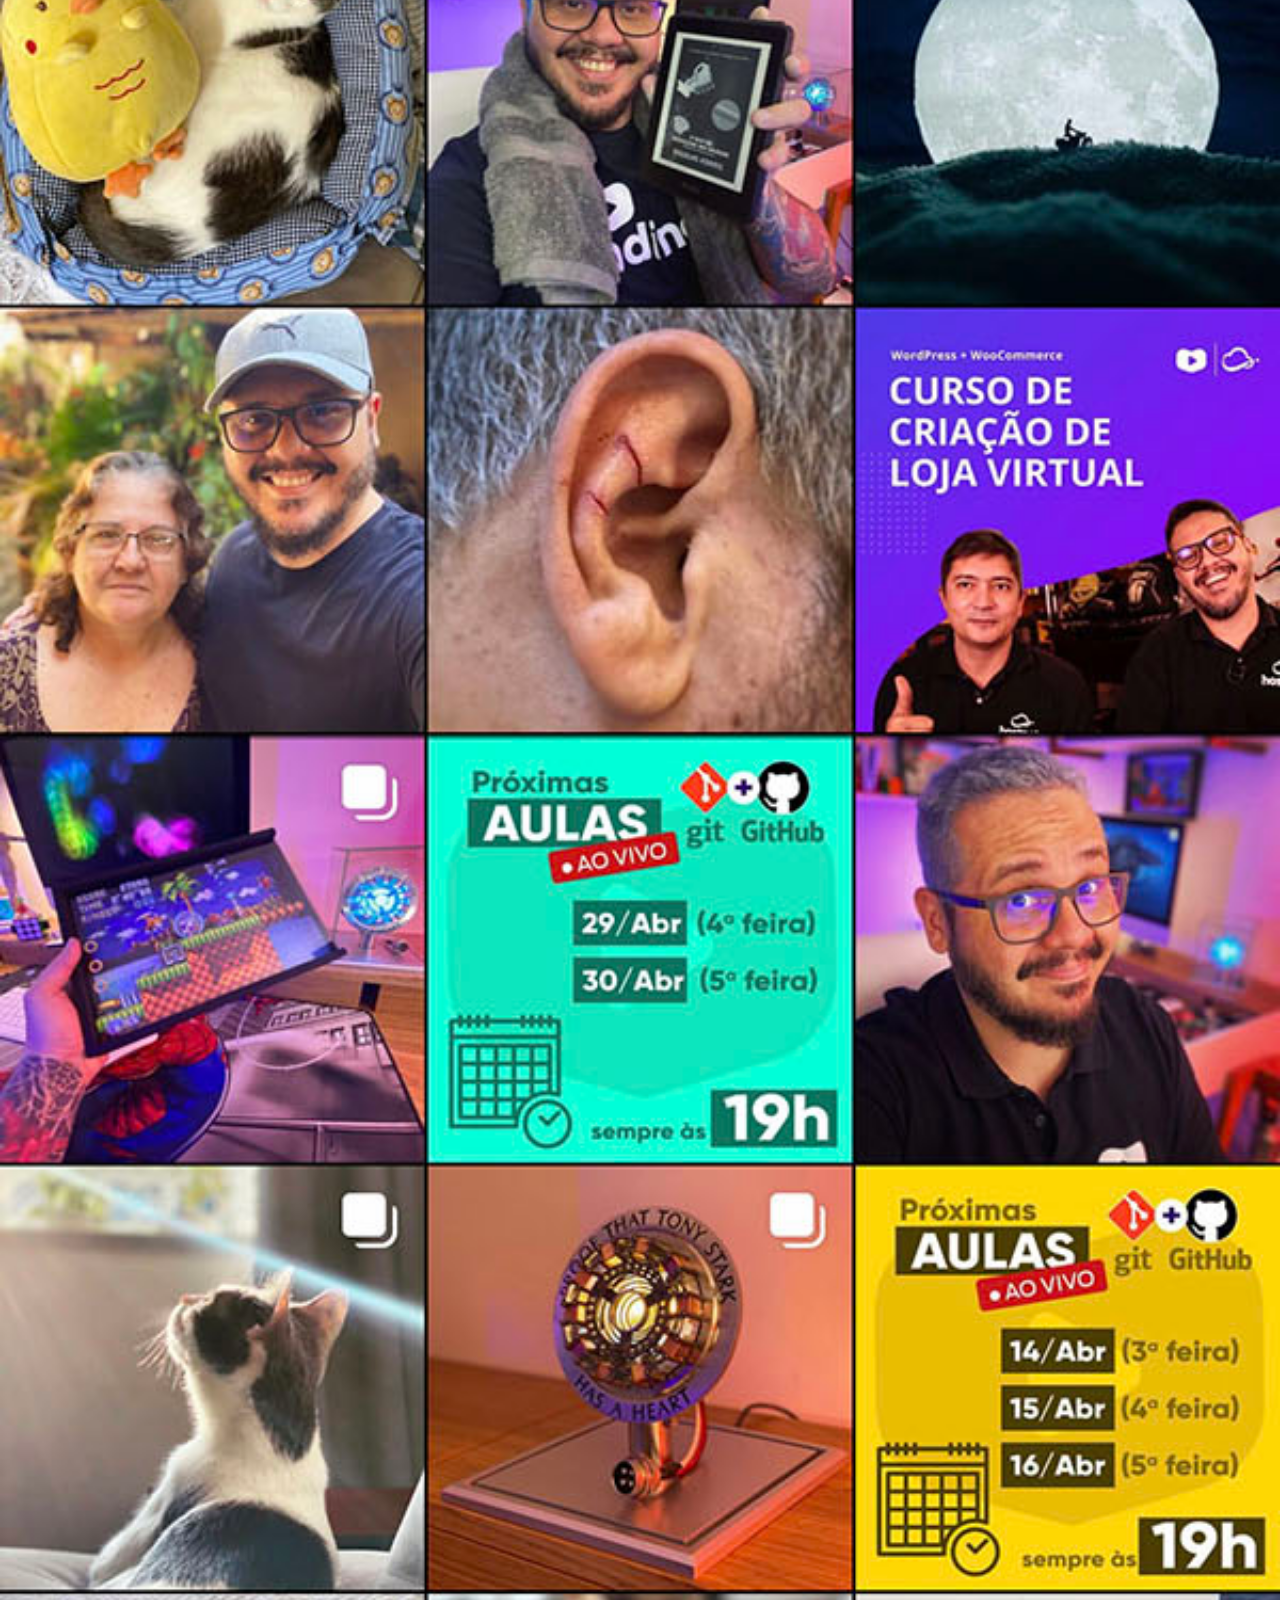
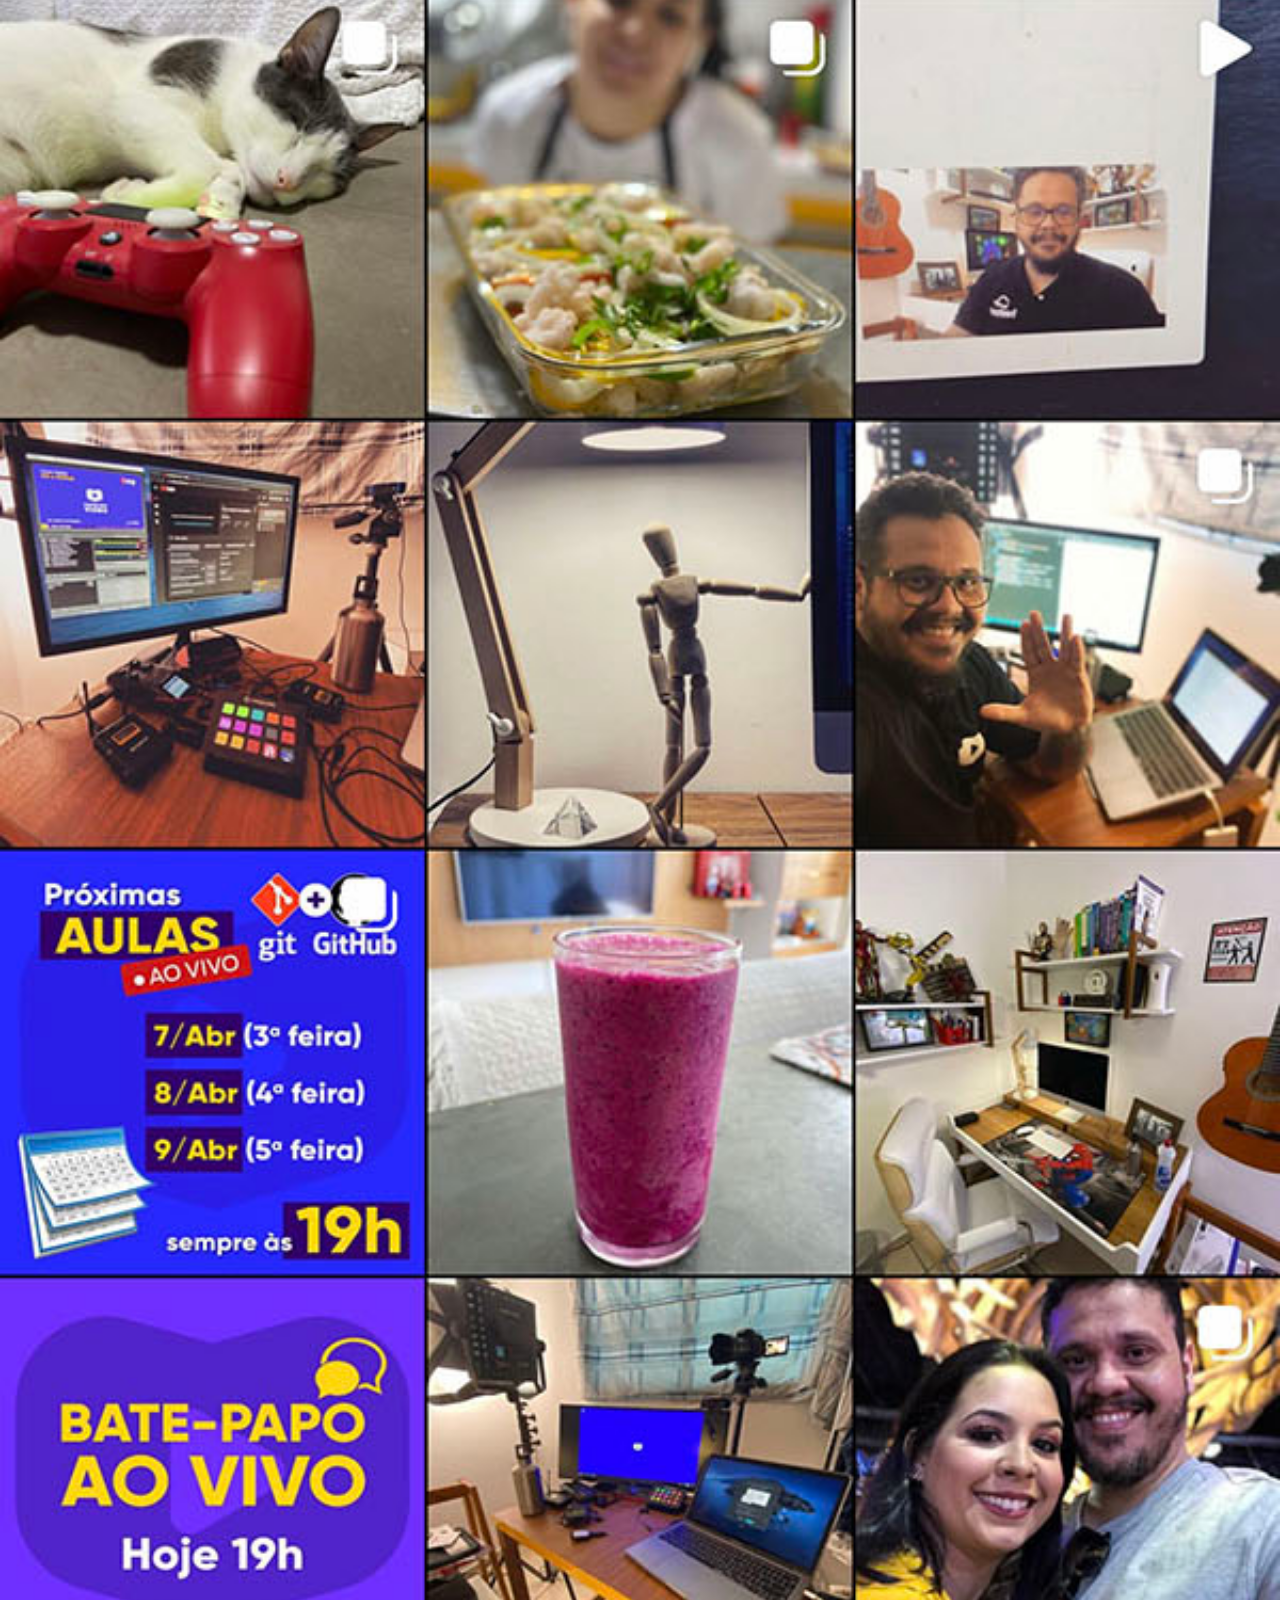
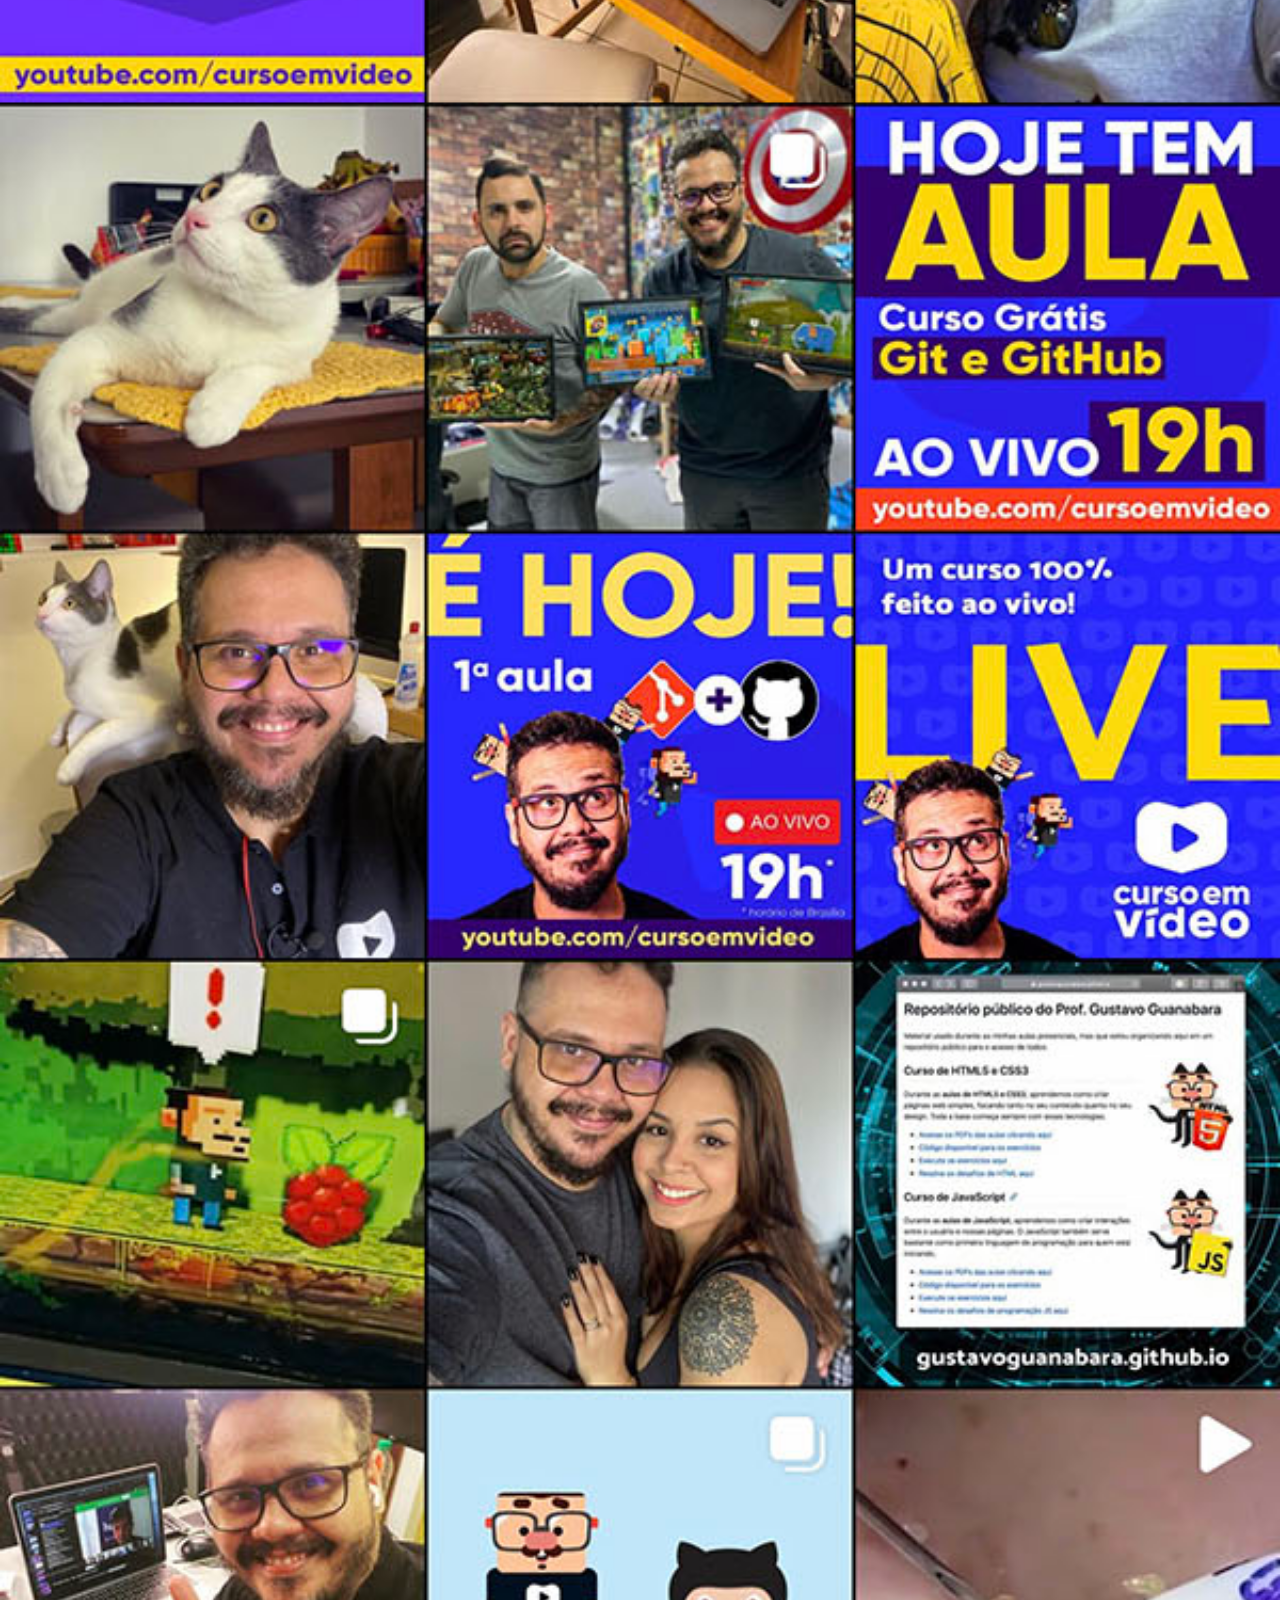
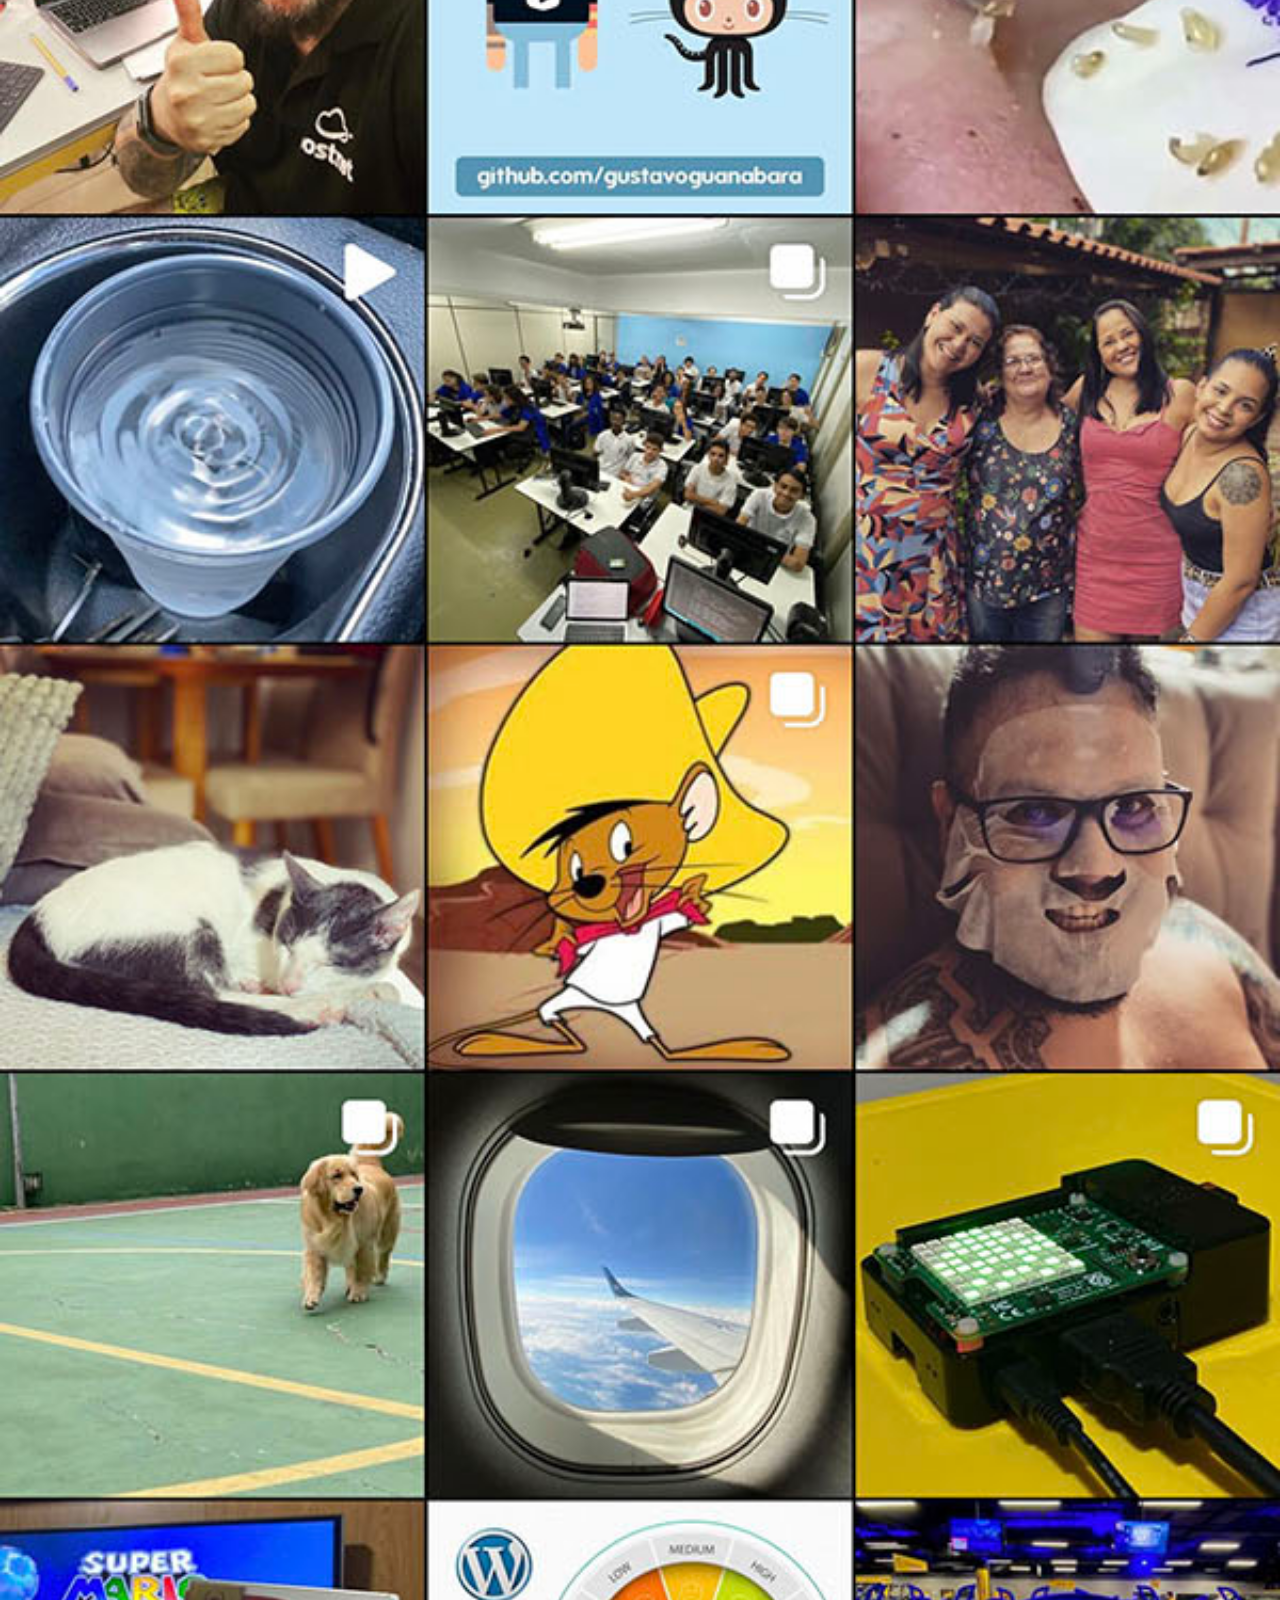
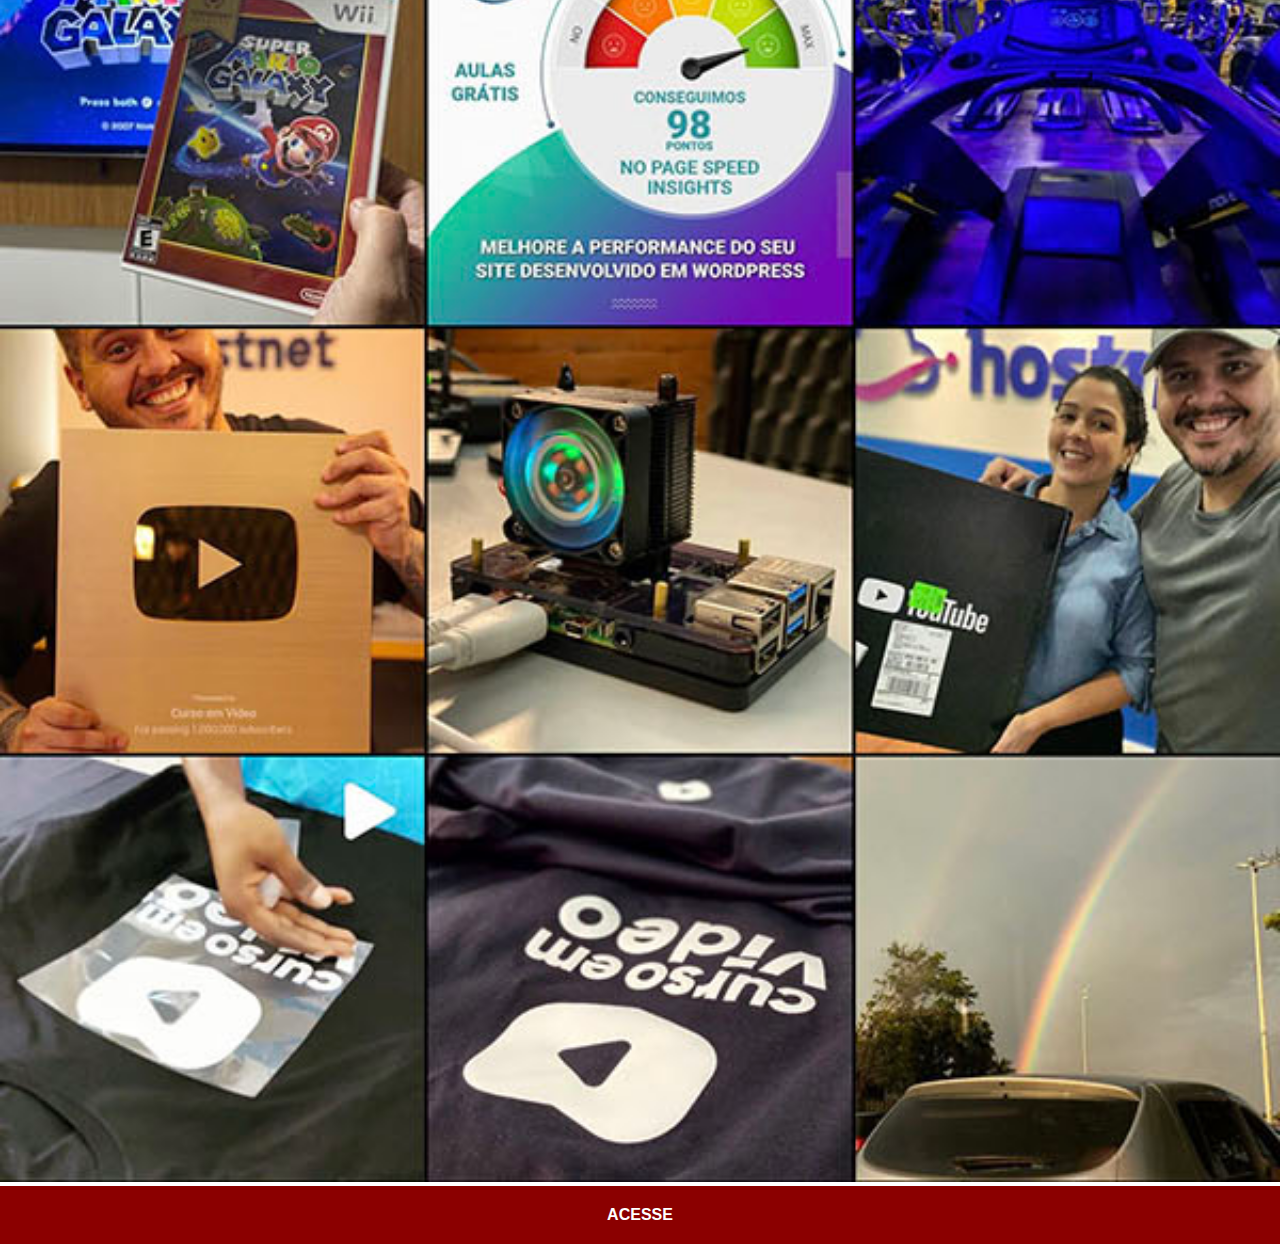
<file: instagram.html>
<!DOCTYPE html>
<html lang="en">
  <head>
    <meta charset="UTF-8" />
    <meta name="viewport" content="width=device-width, initial-scale=1.0" />
    <title>Instagram</title>
    <link rel="stylesheet" href="estilos/social.css" />
  </head>
  <body>
    <img src="imagens/tela-instagram.jpg" alt="Instagram" />
    <a href="https://www.instagram.com/gustavoguanabara/" target="_blank"
      >ACESSE</a
    >
  </body>
</html>
</file>
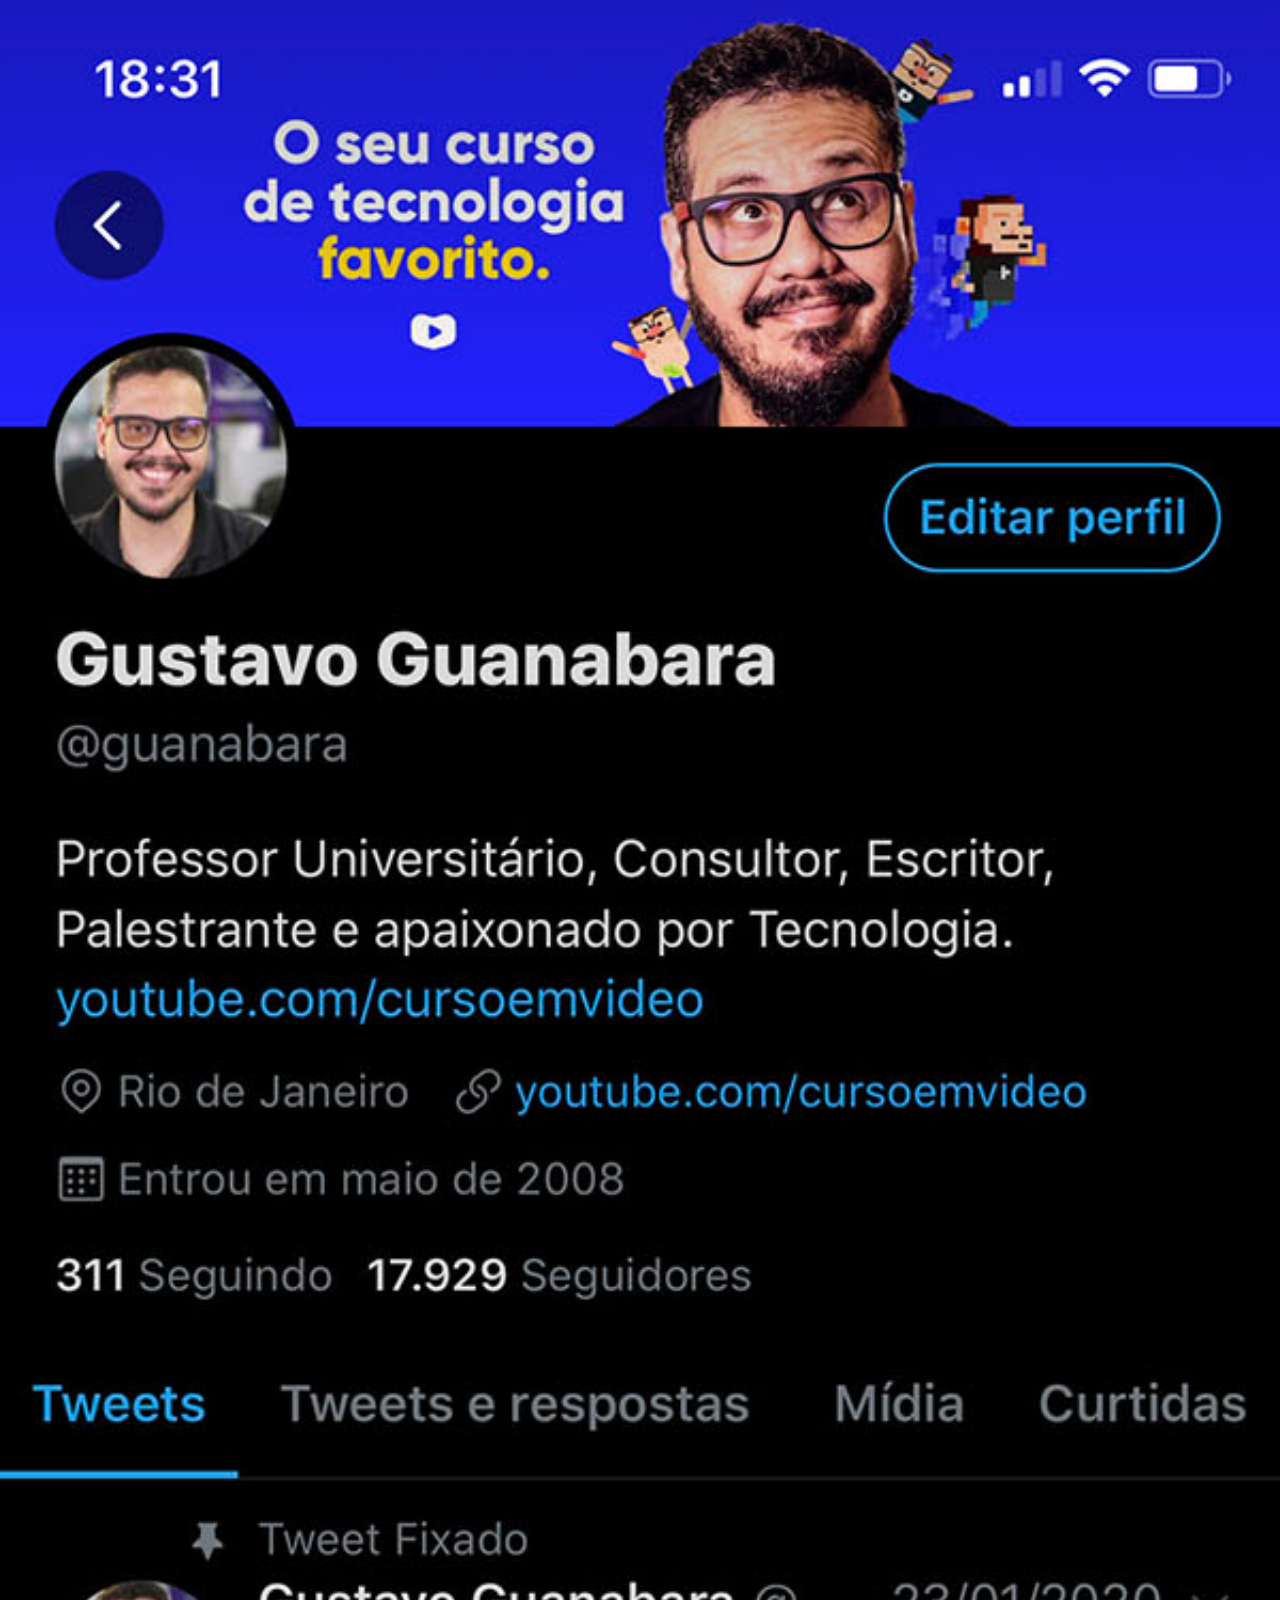
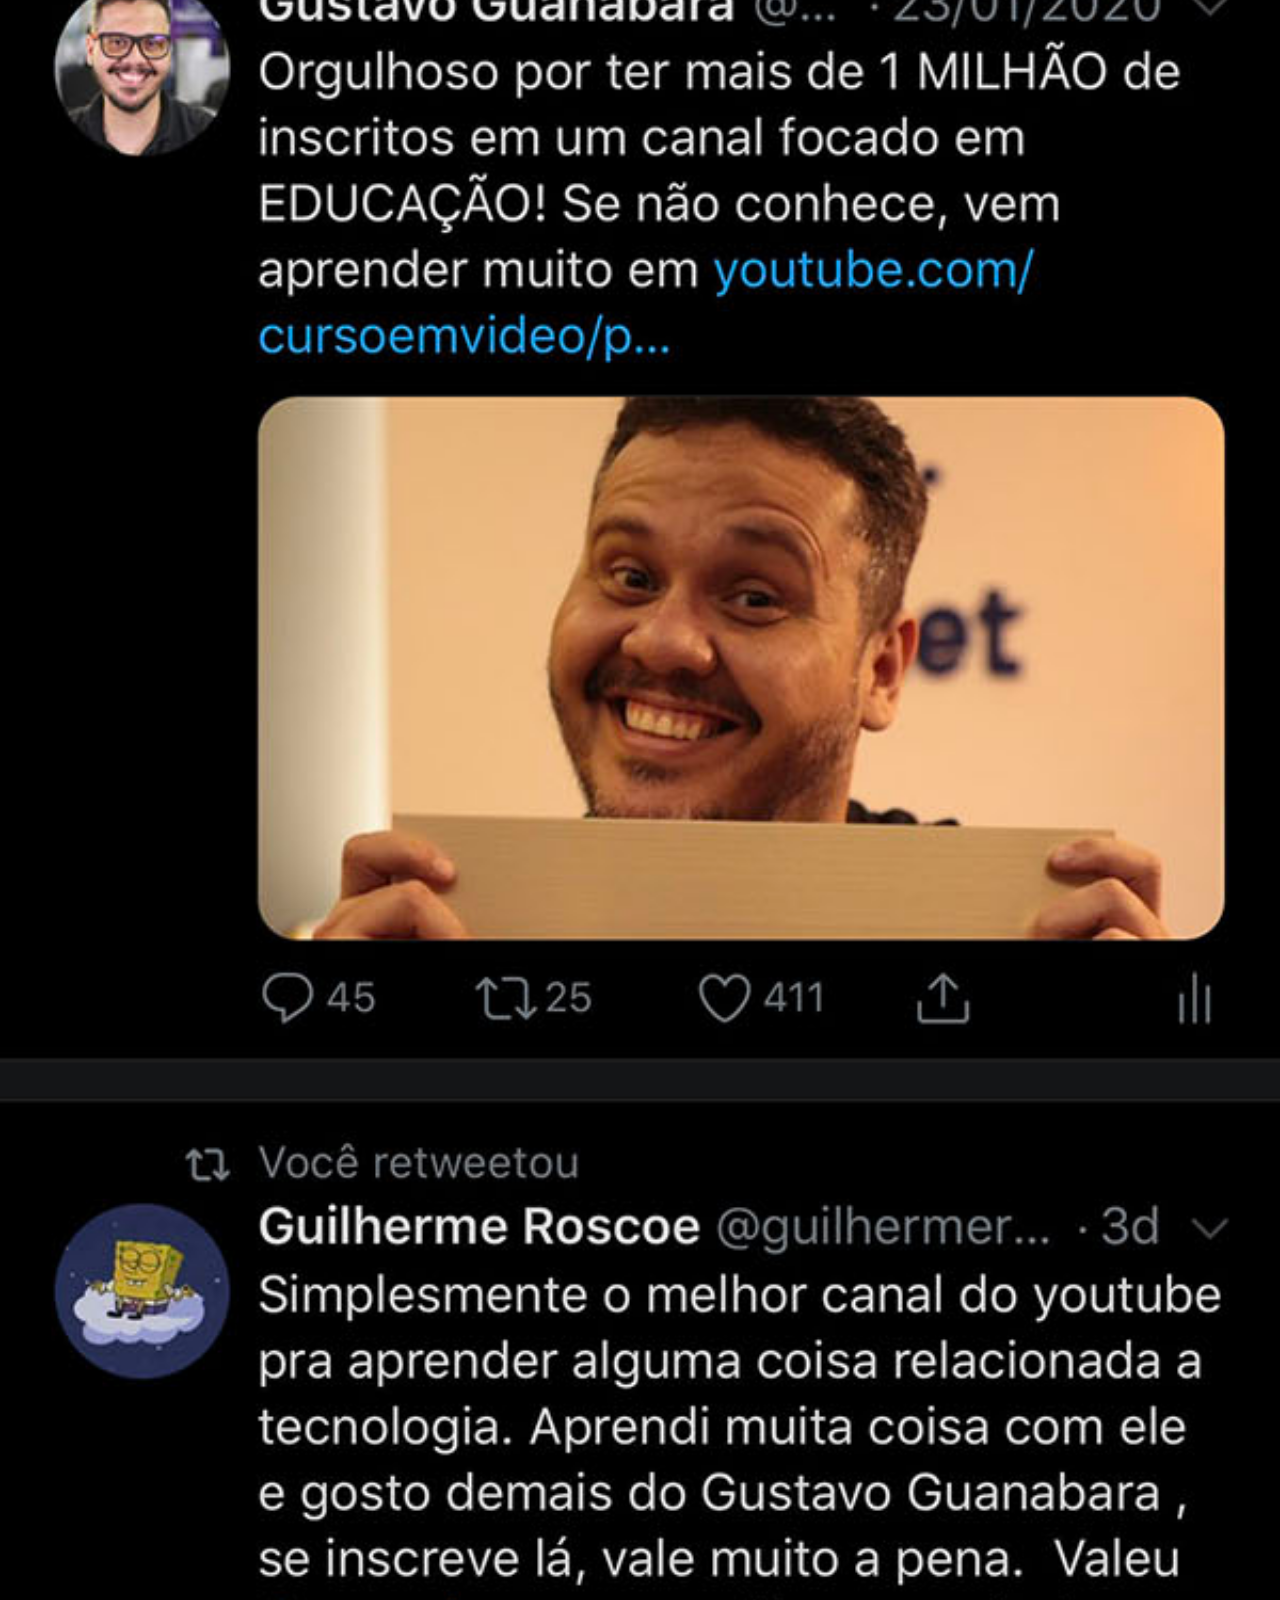
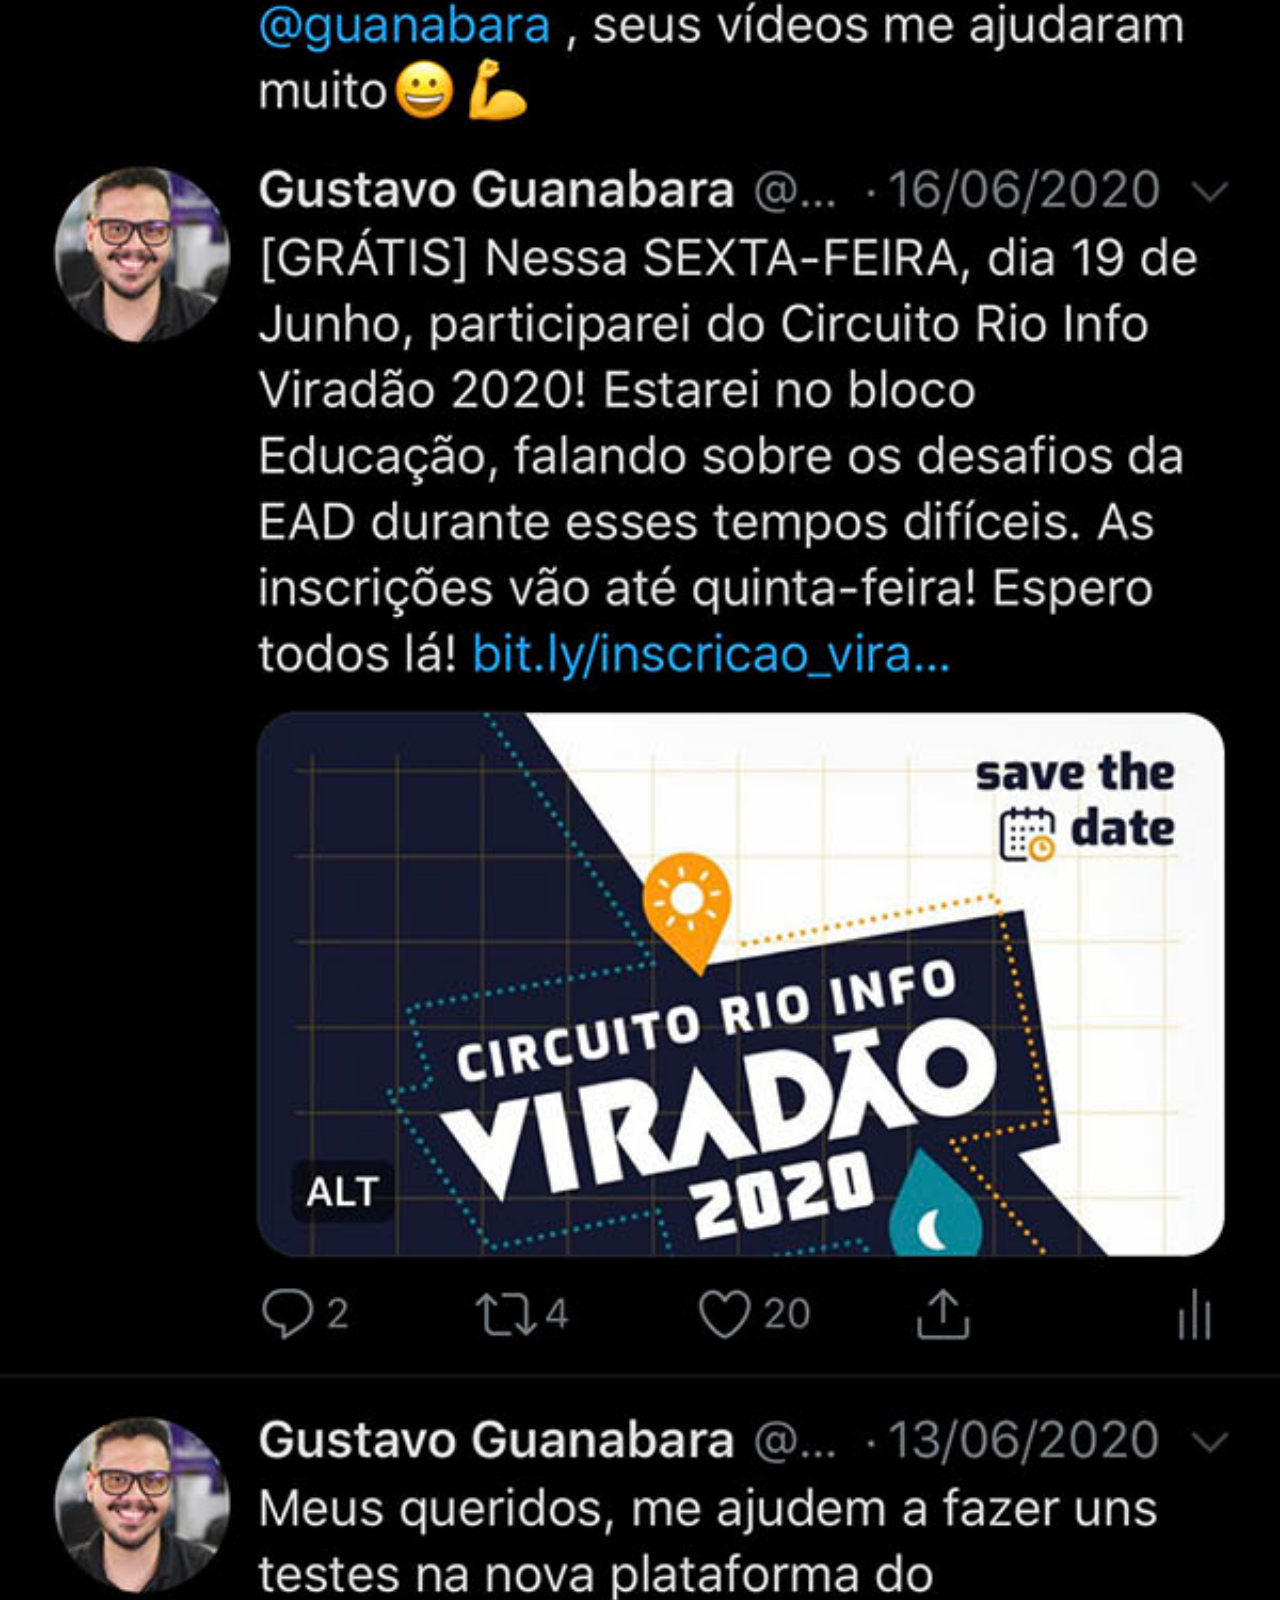
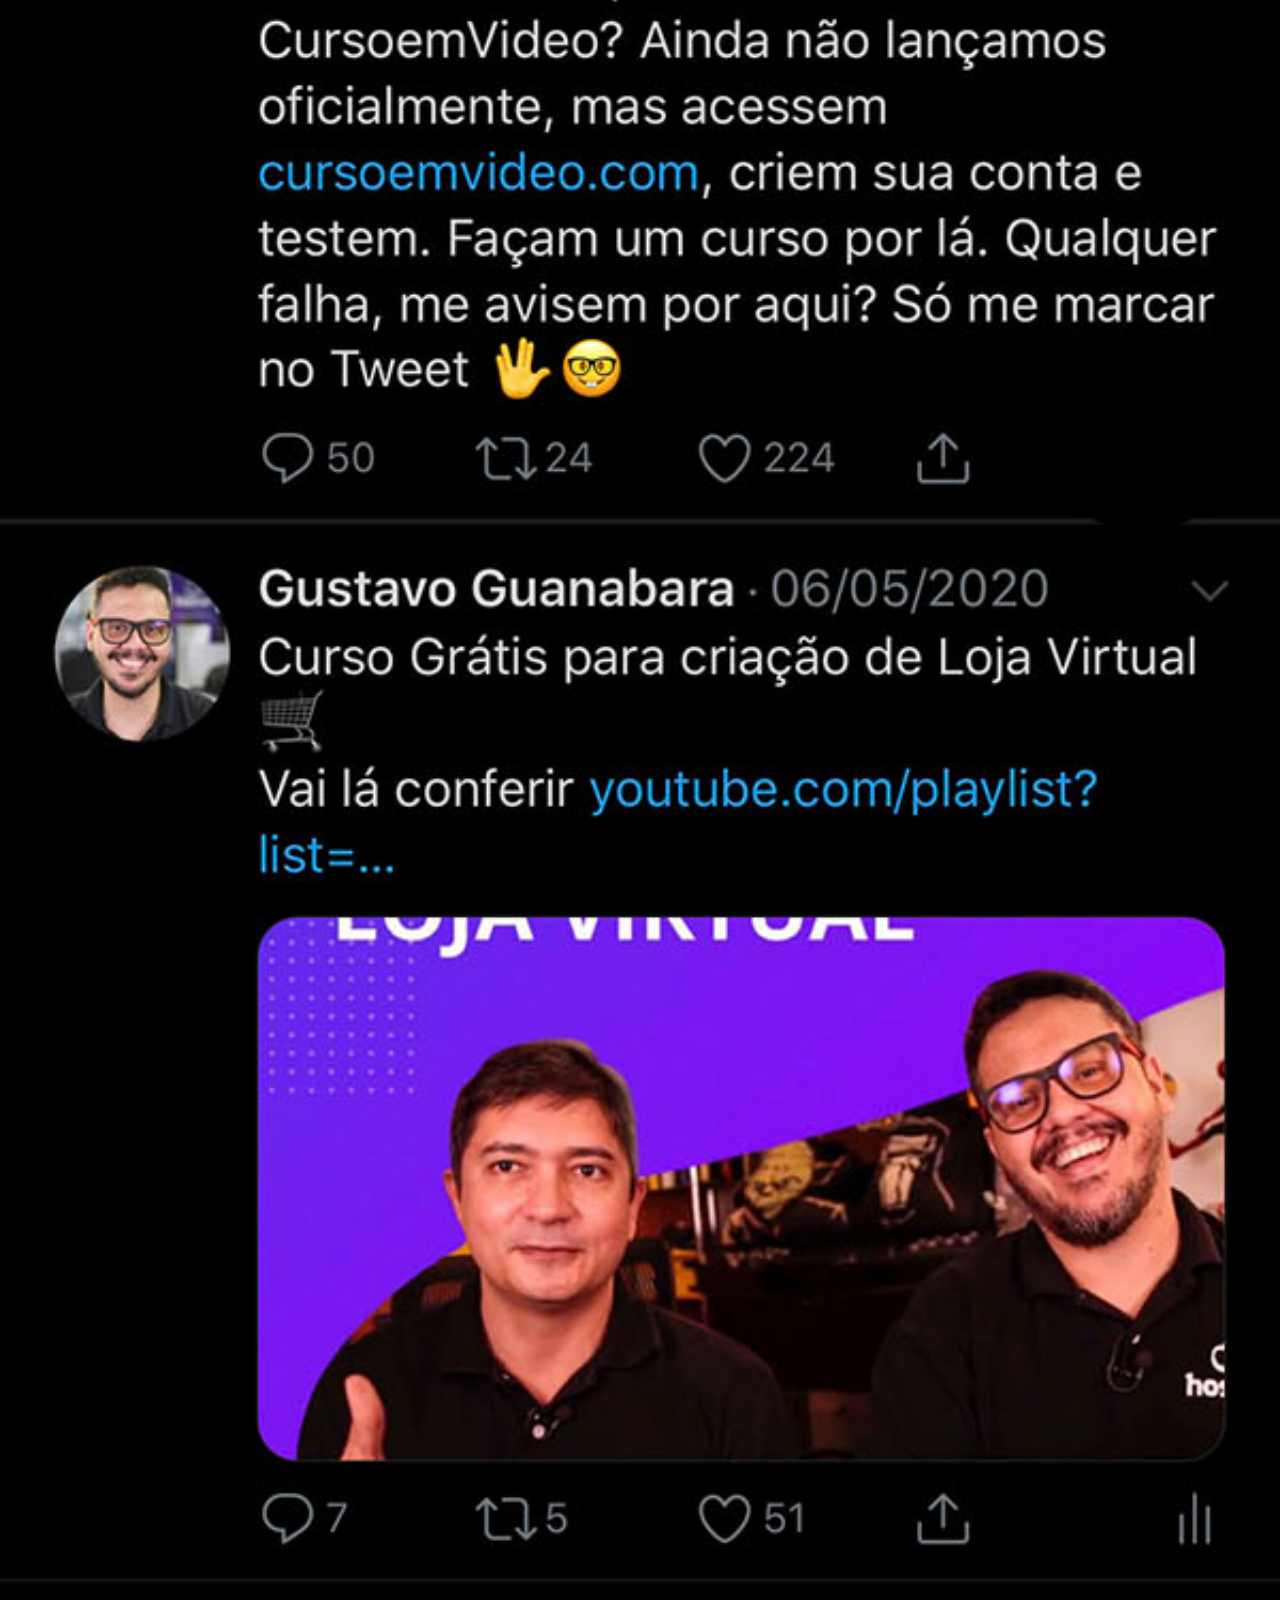
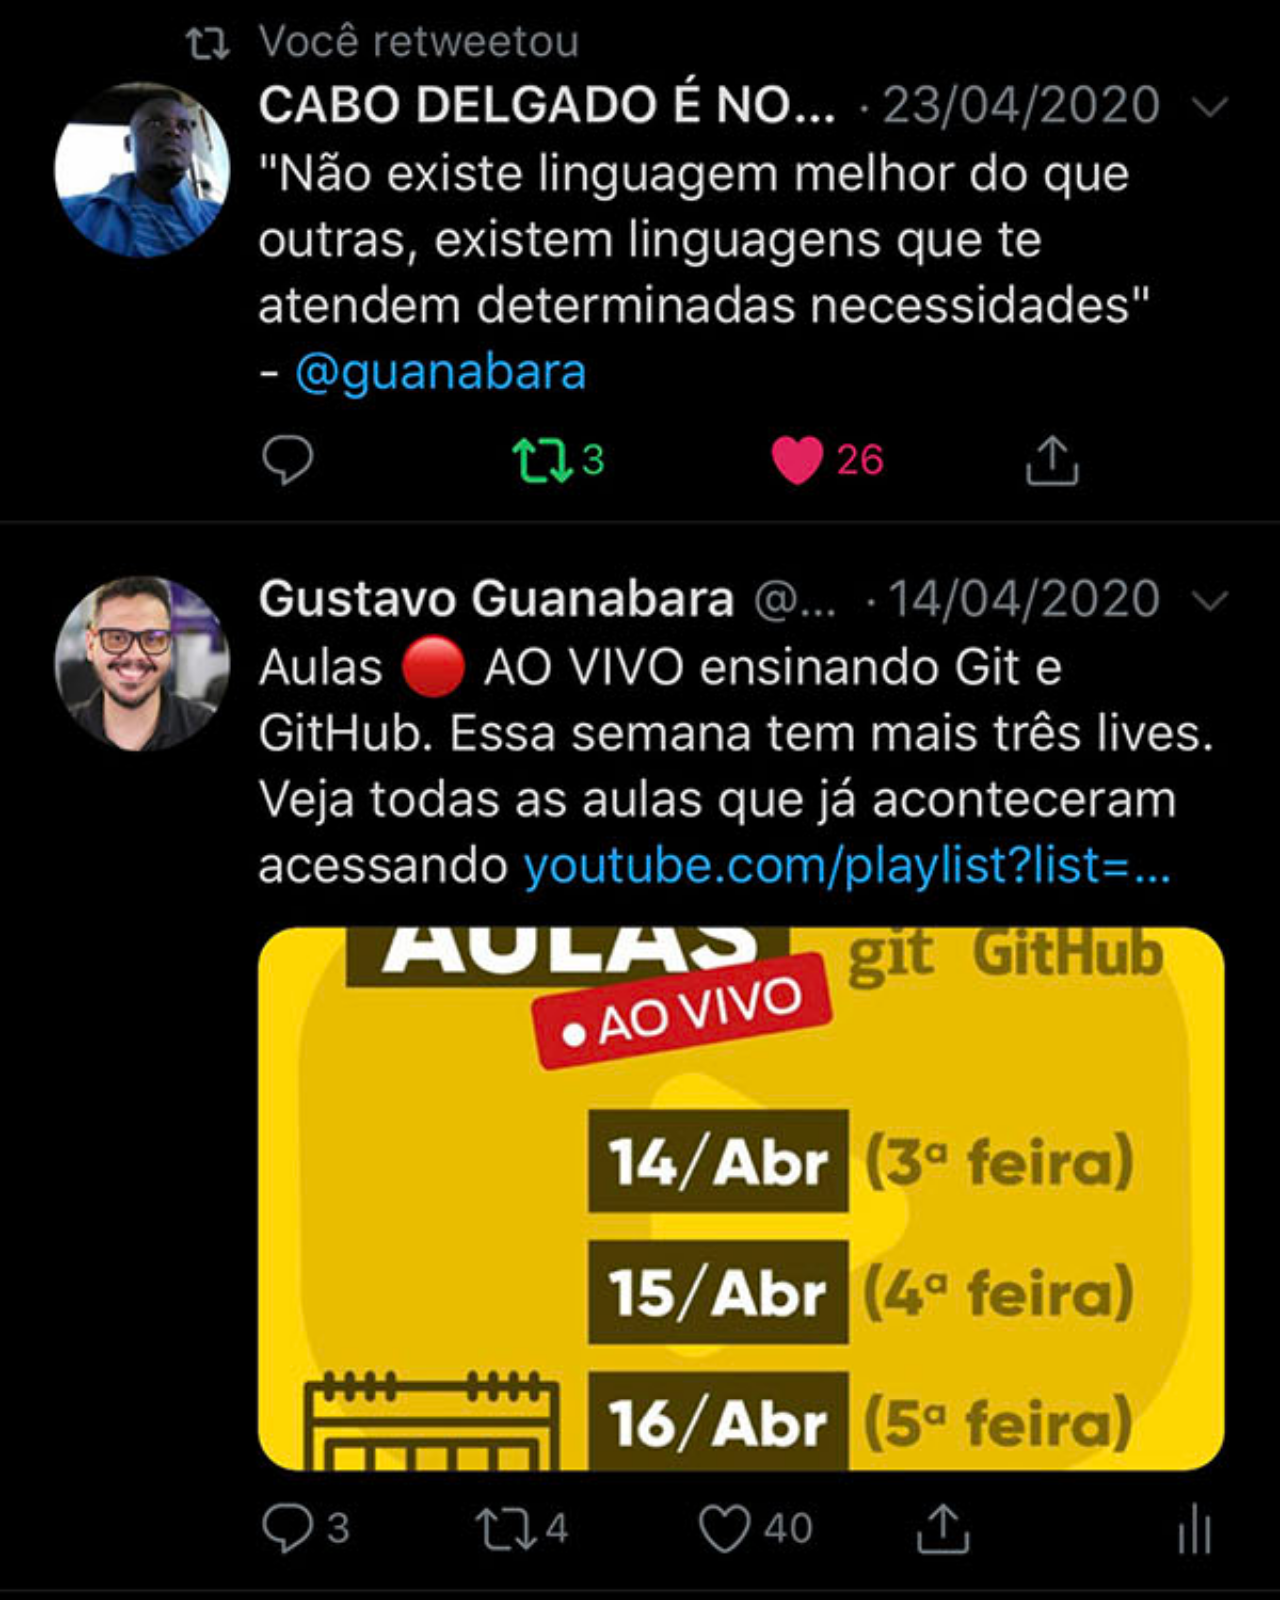
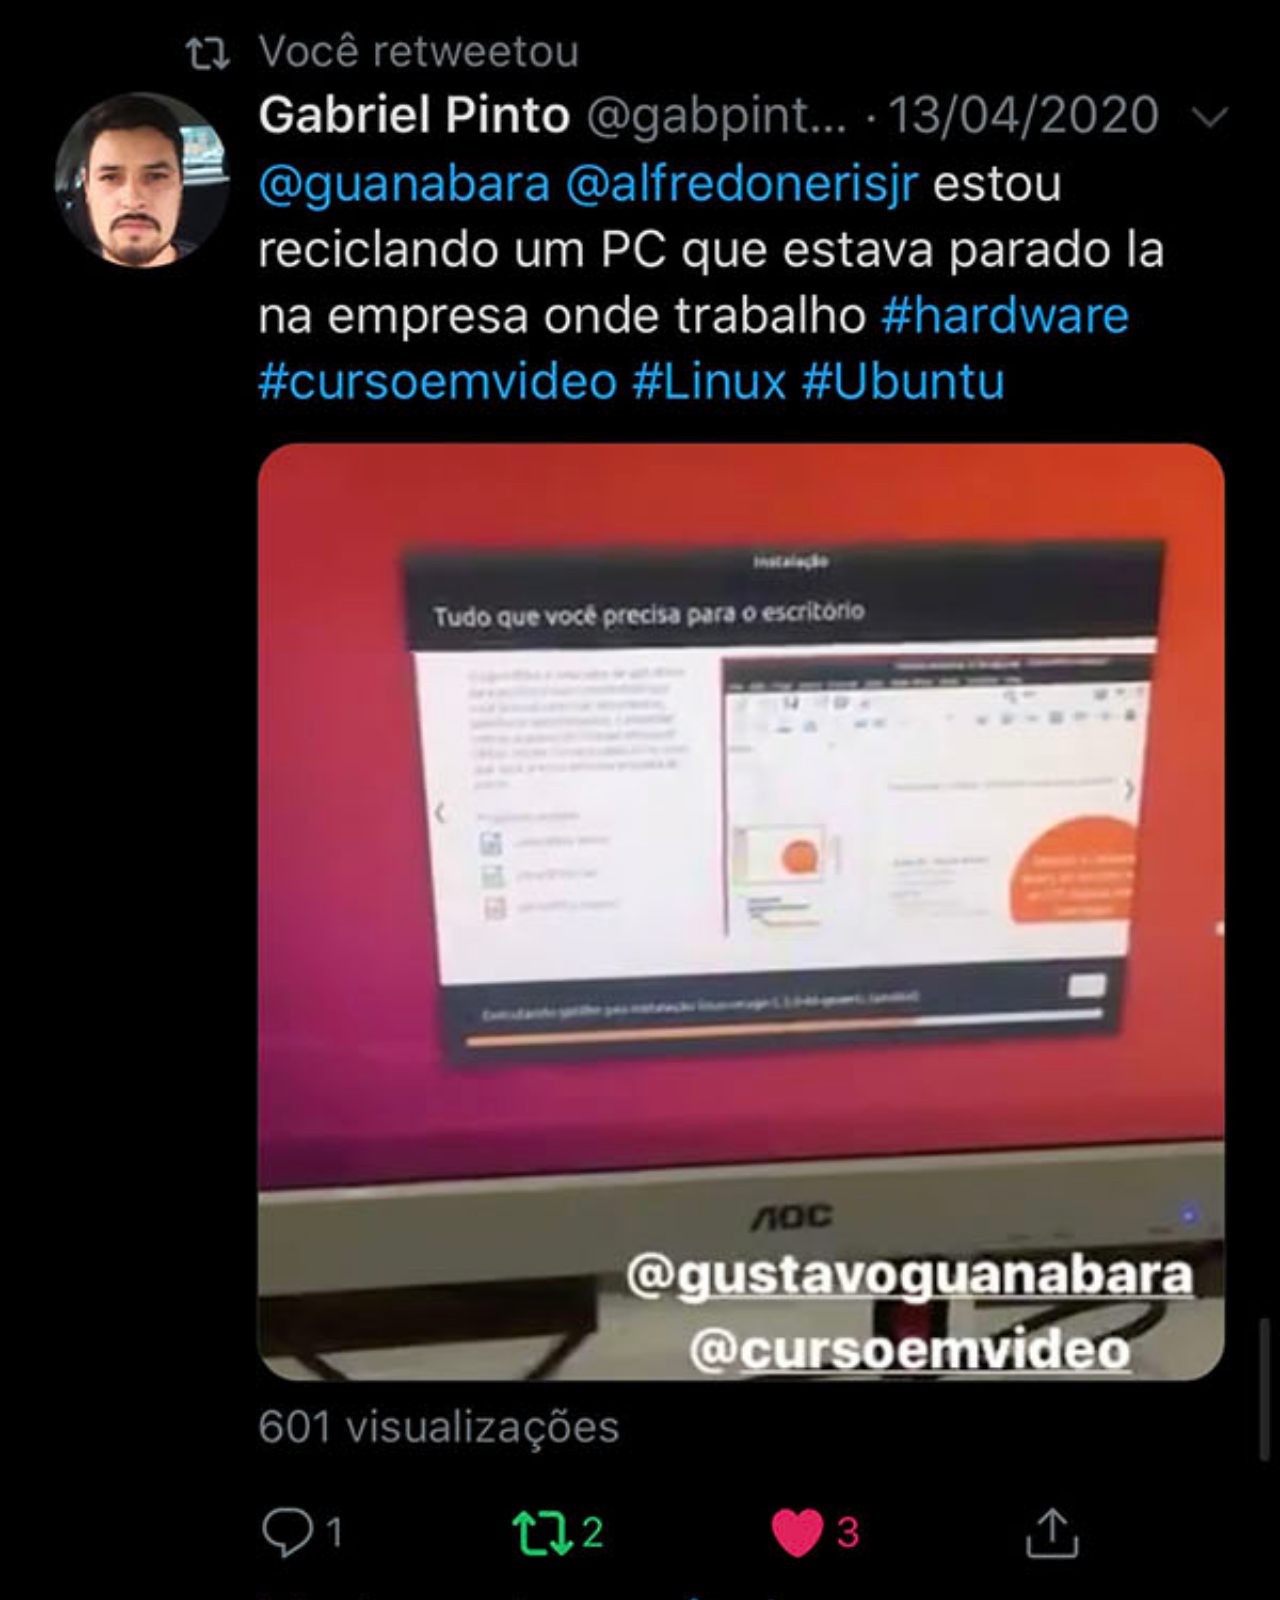
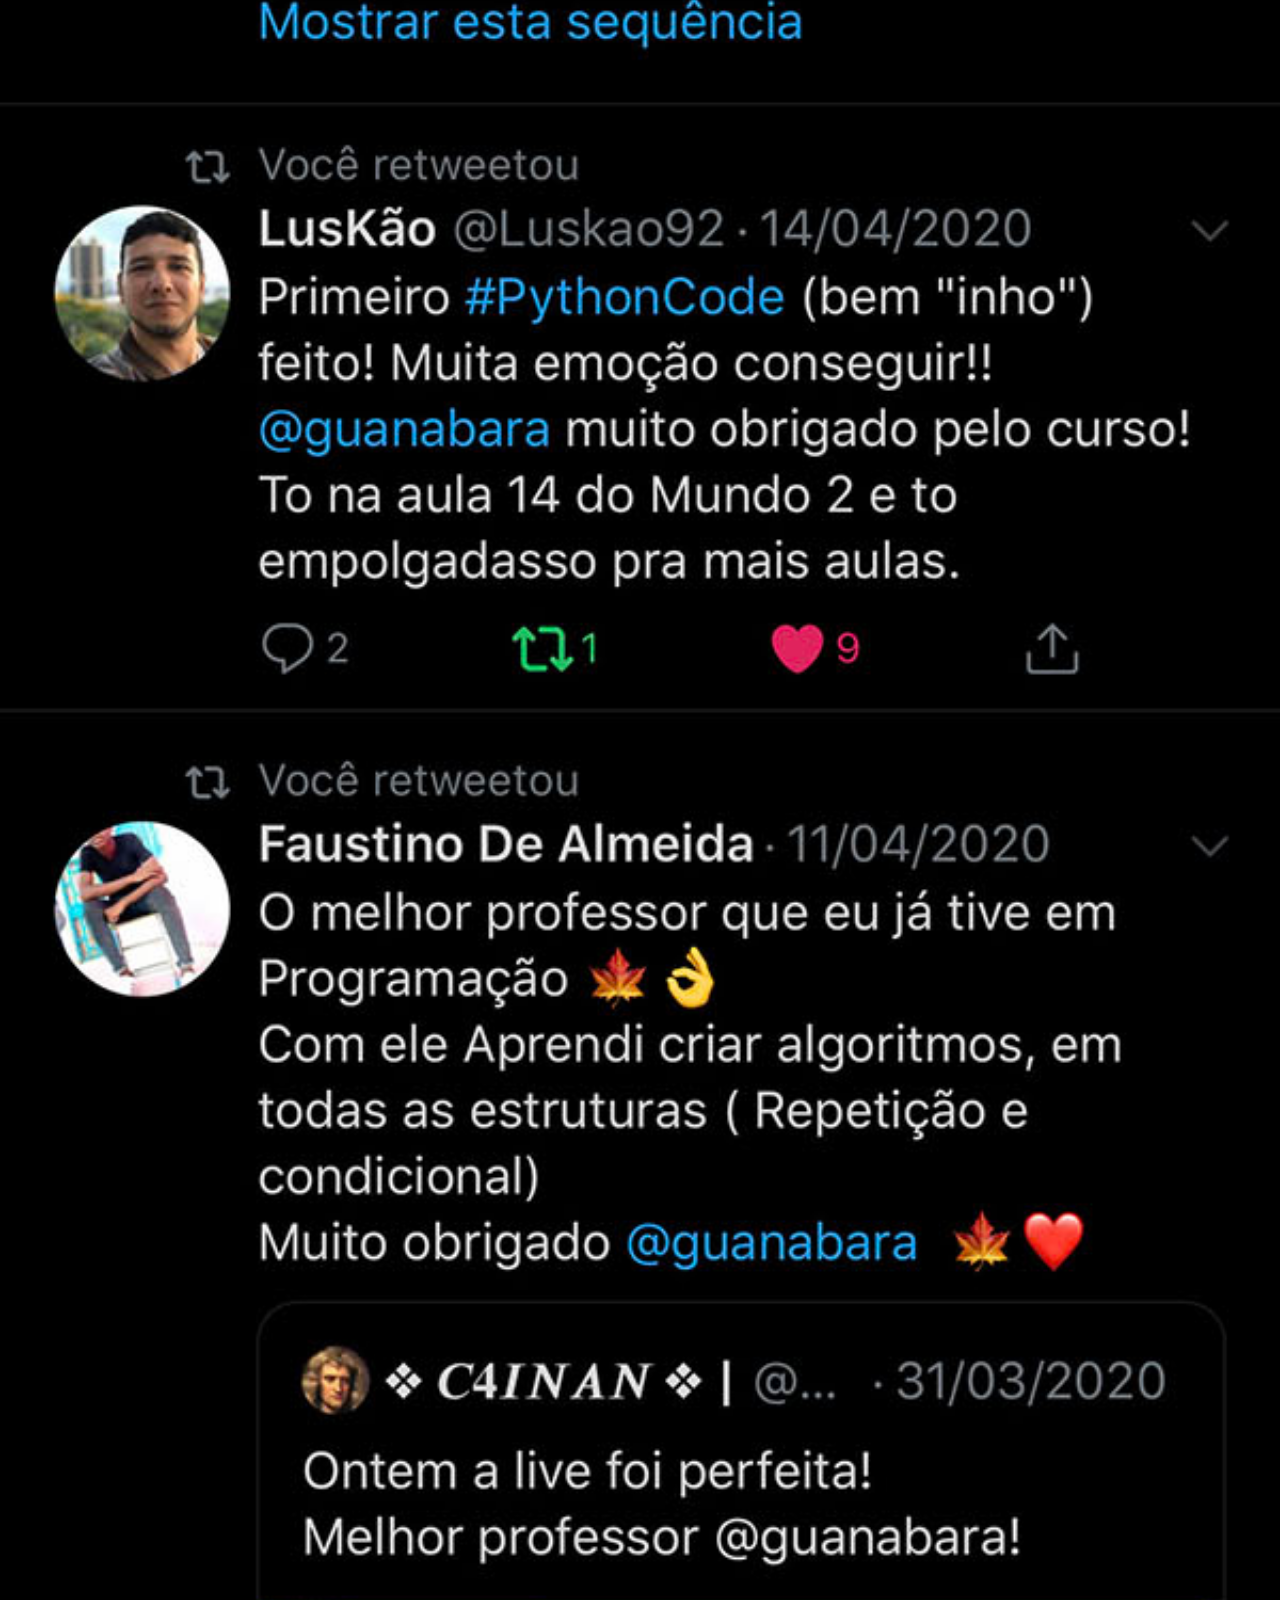
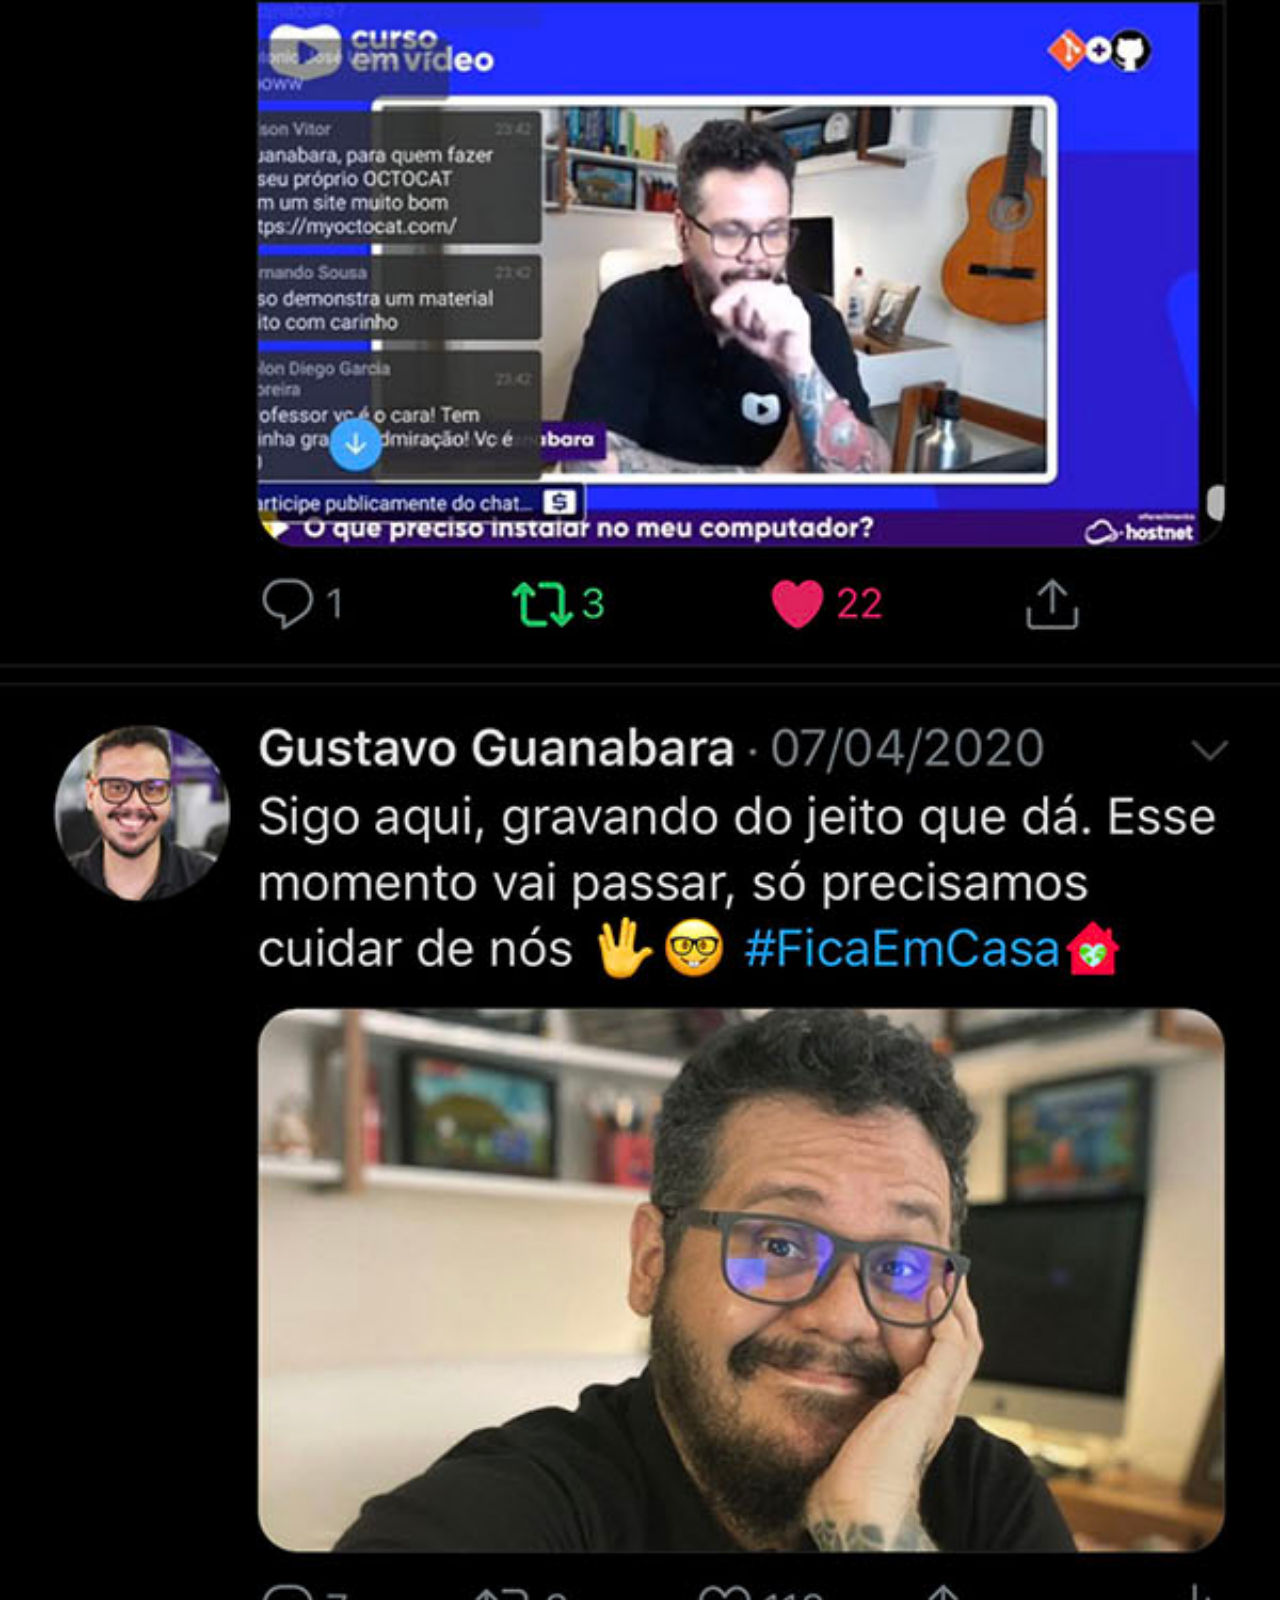
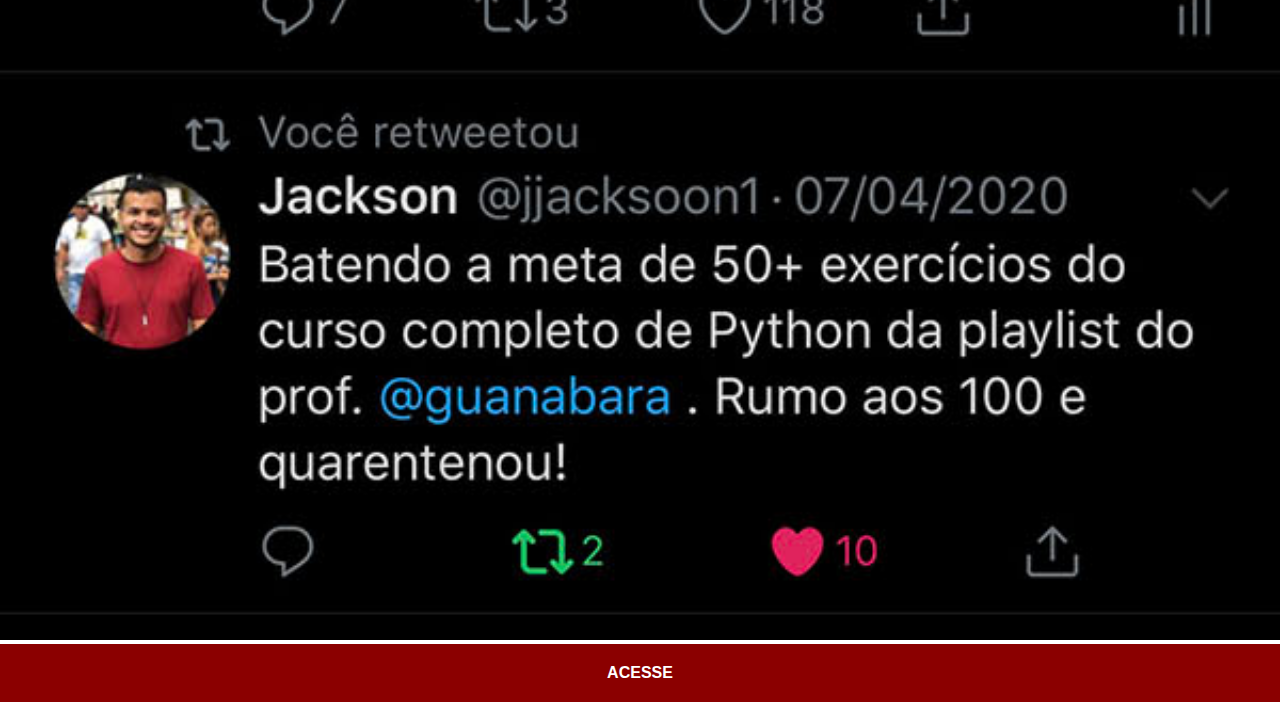
<file: twitter.html>
<!DOCTYPE html>
<html lang="pt-br">
  <head>
    <meta charset="UTF-8" />
    <meta name="viewport" content="width=device-width, initial-scale=1.0" />
    <title>Twitter</title>
    <link rel="stylesheet" href="estilos/social.css" />
  </head>
  <body>
    <img src="imagens/tela-twitter.jpg" alt="Twitter" />
    <a href="https://x.com/guanabara" target="_blank">ACESSE</a>
  </body>
</html>
</file>
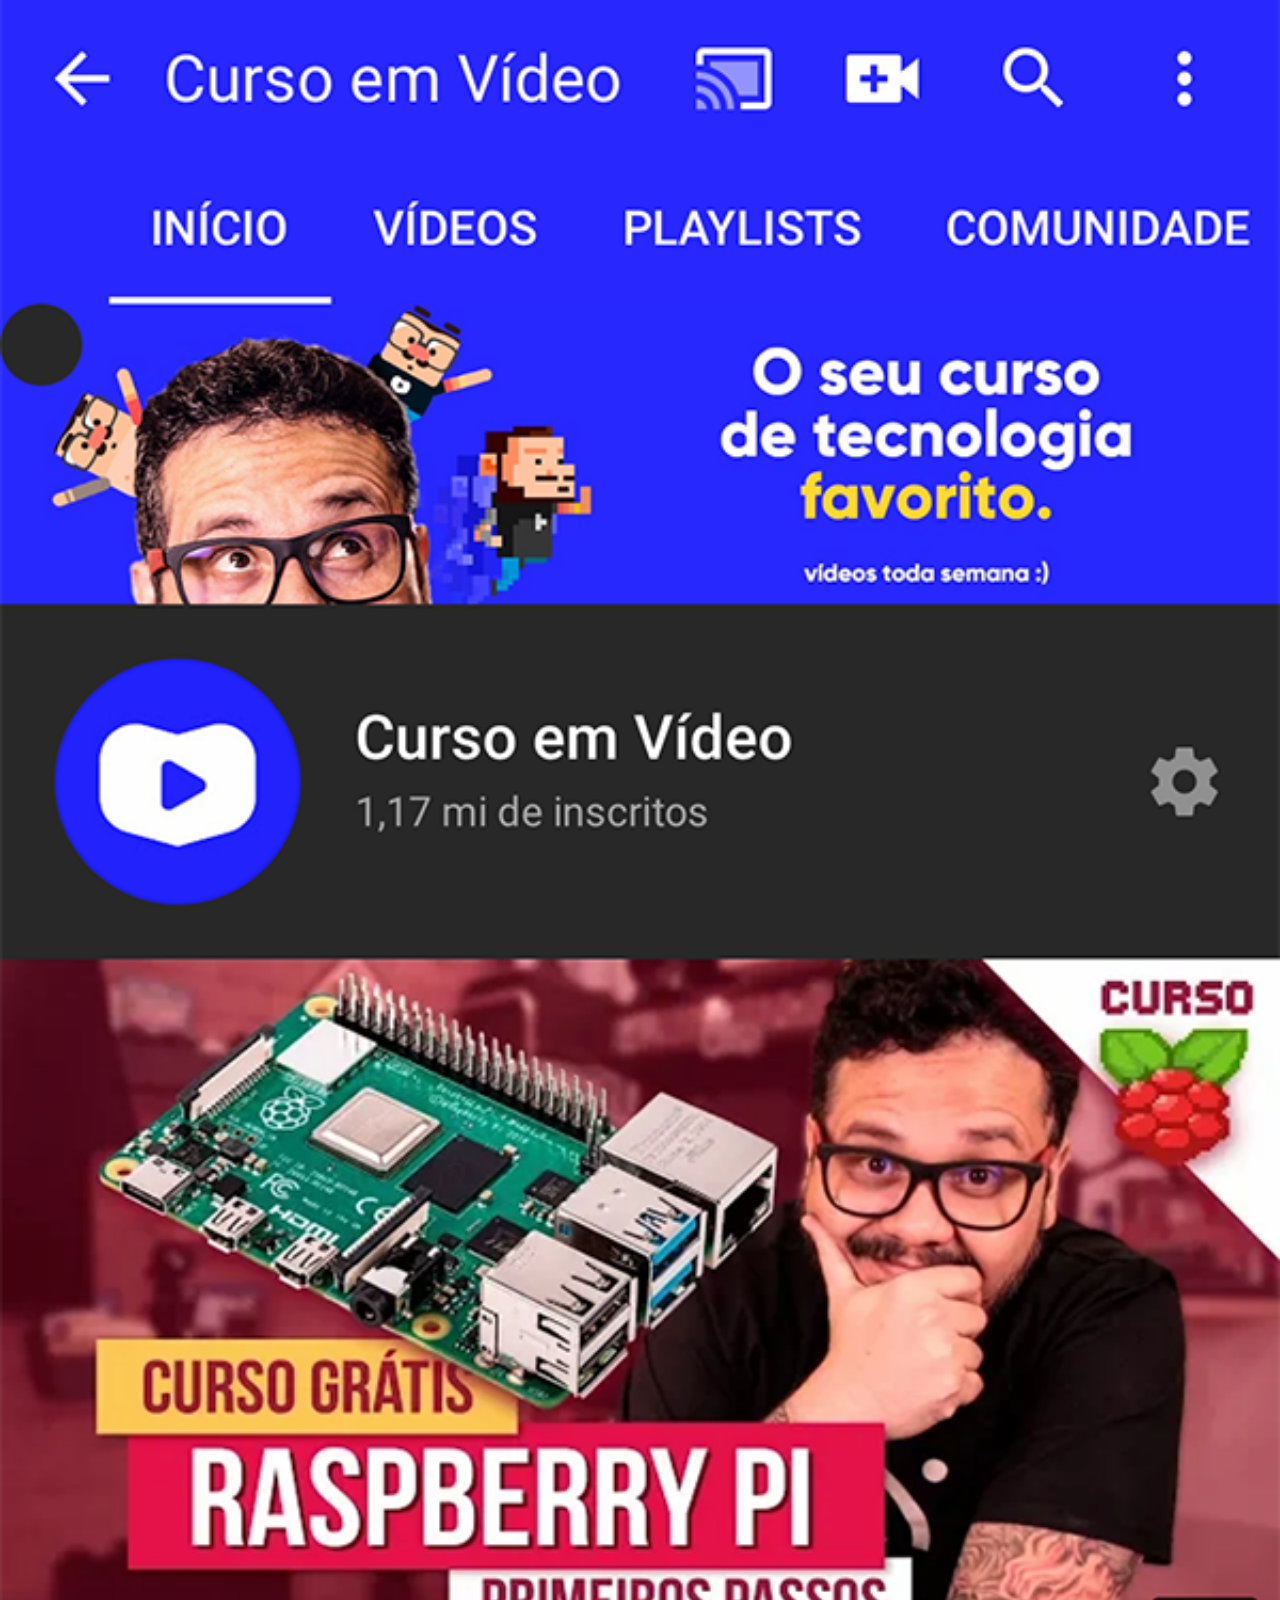
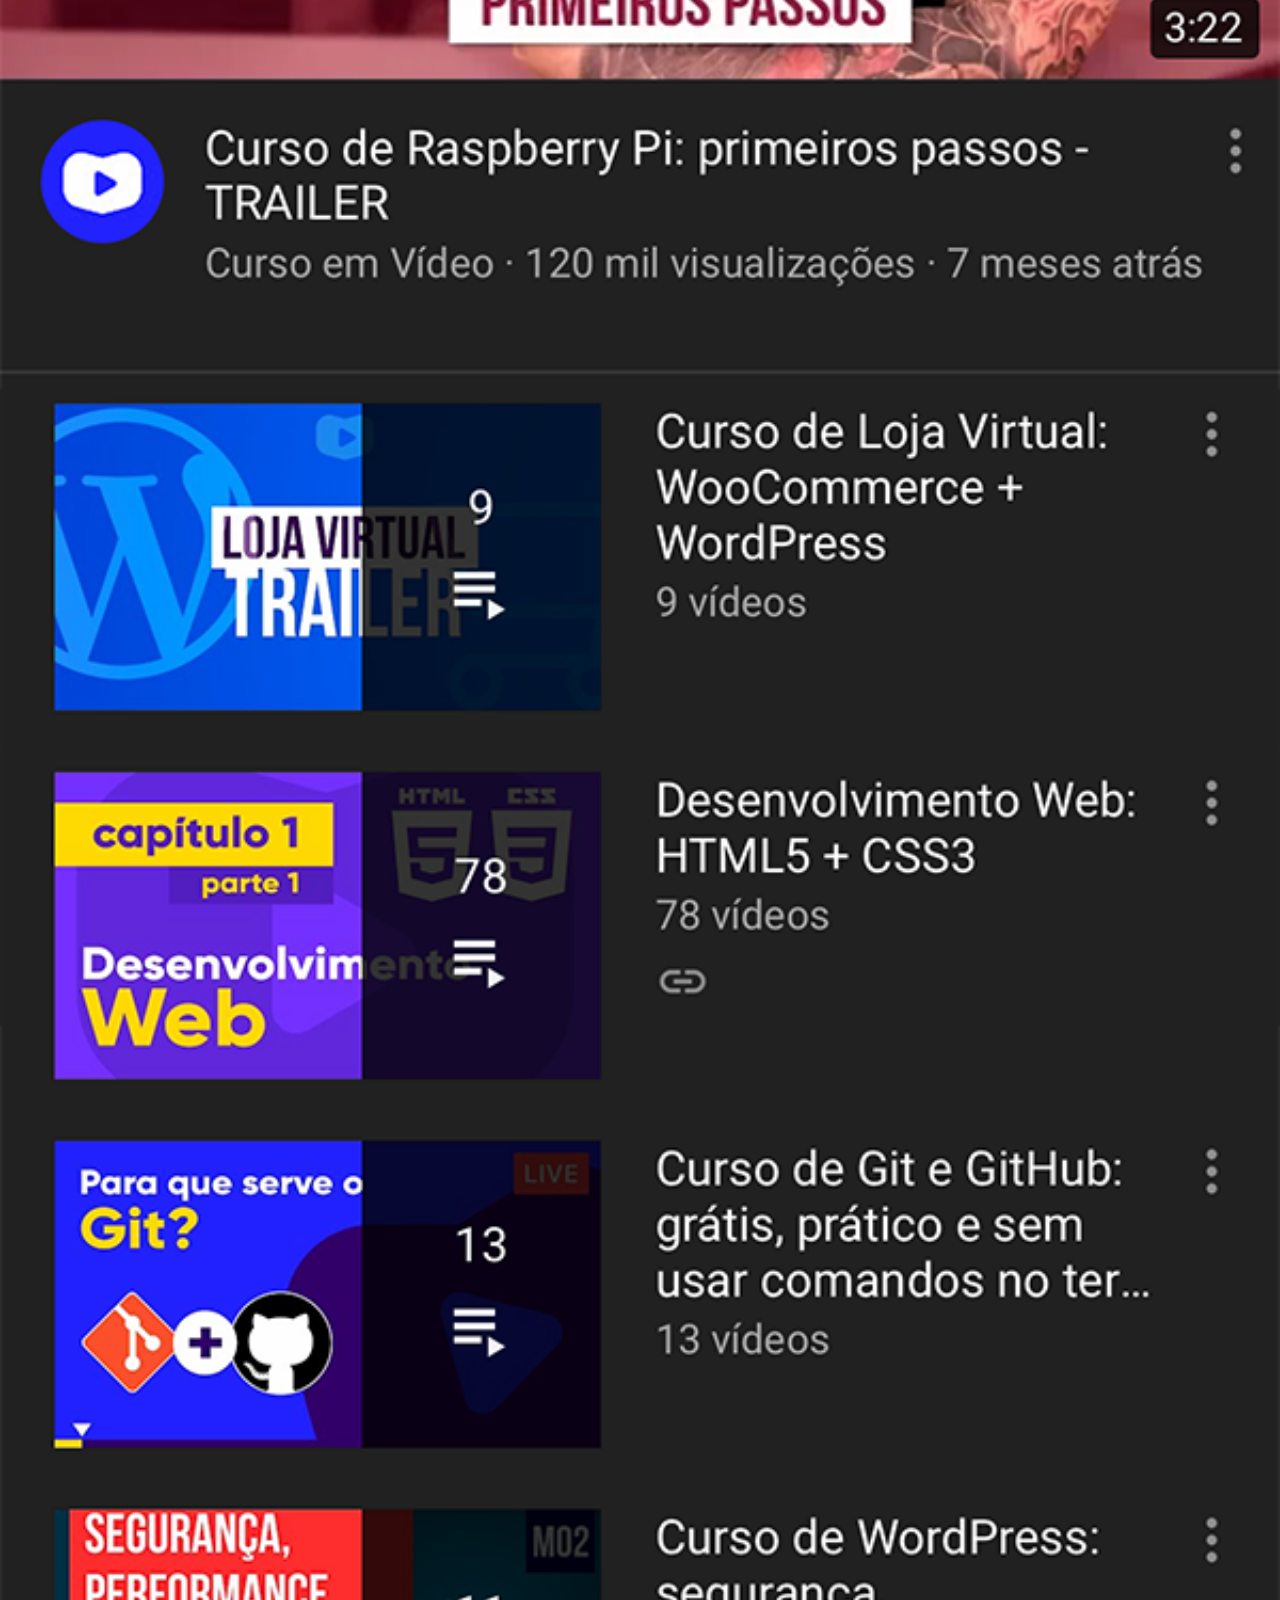
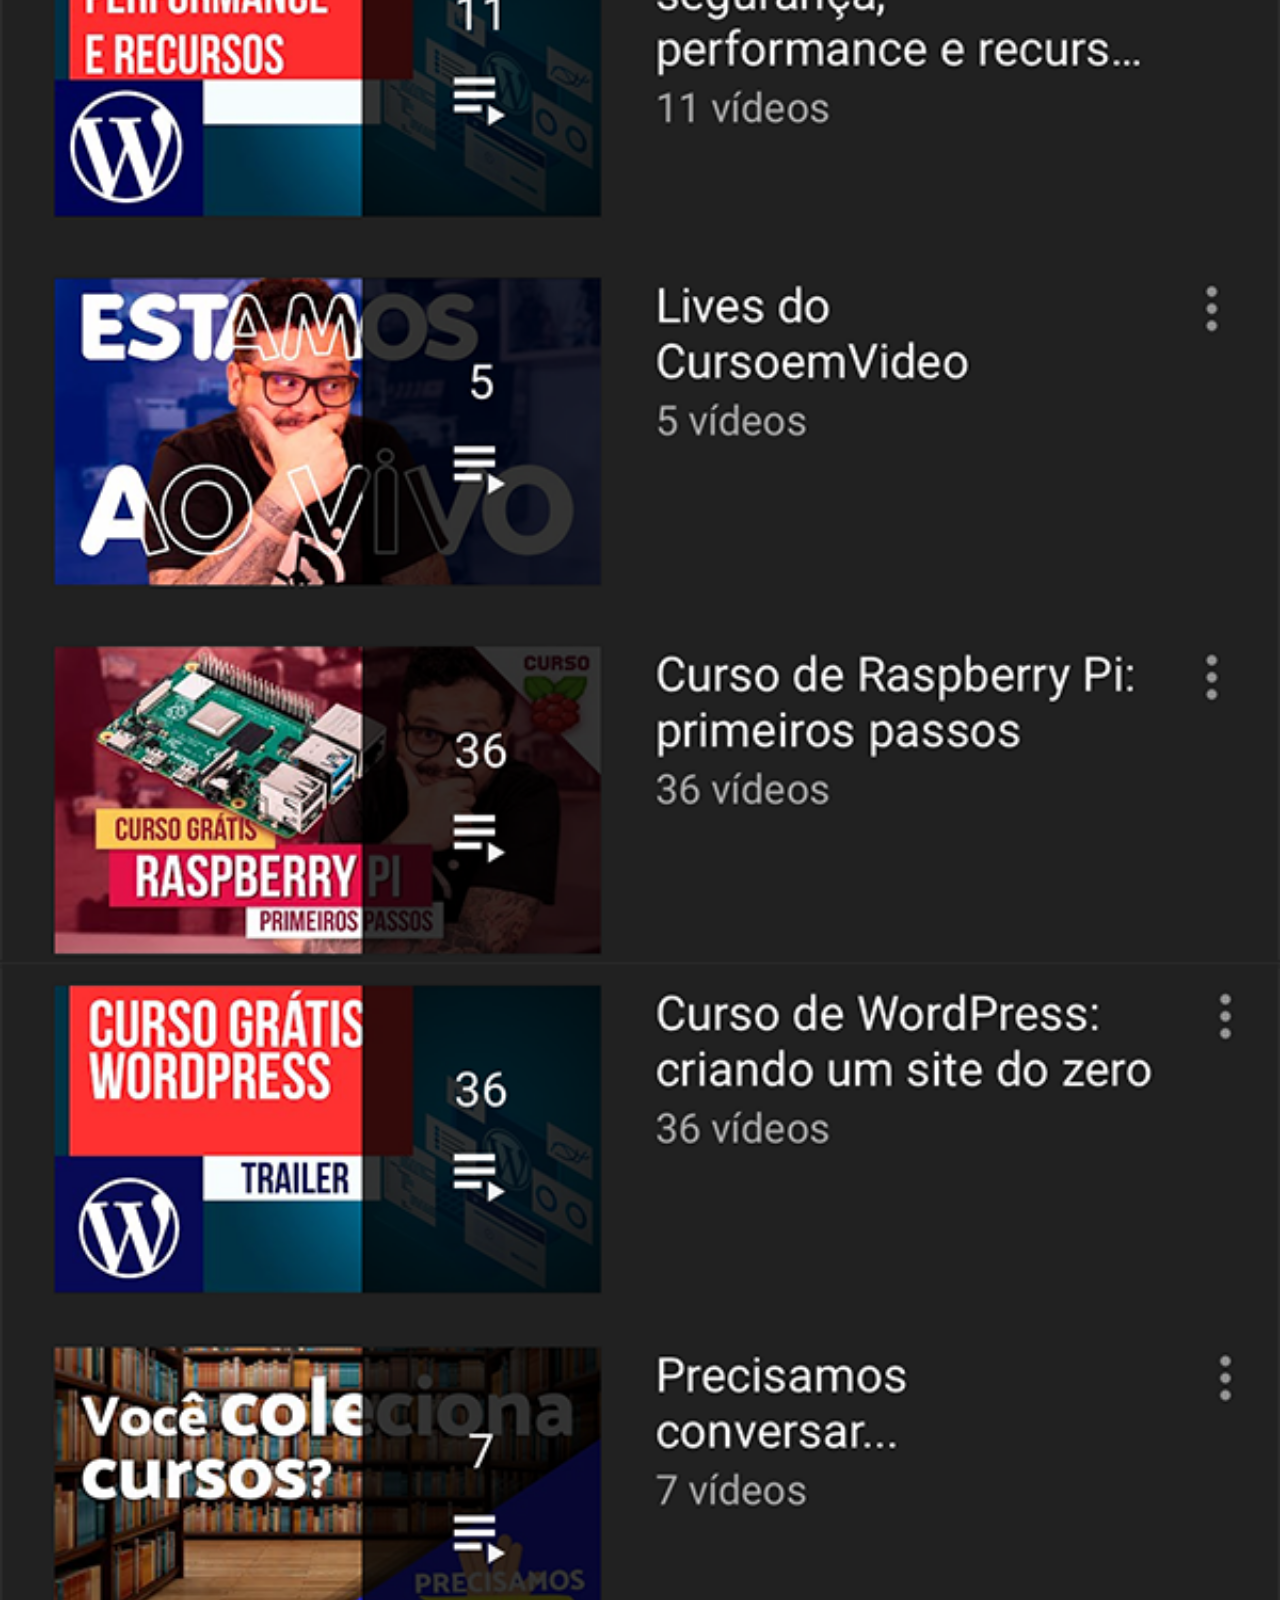
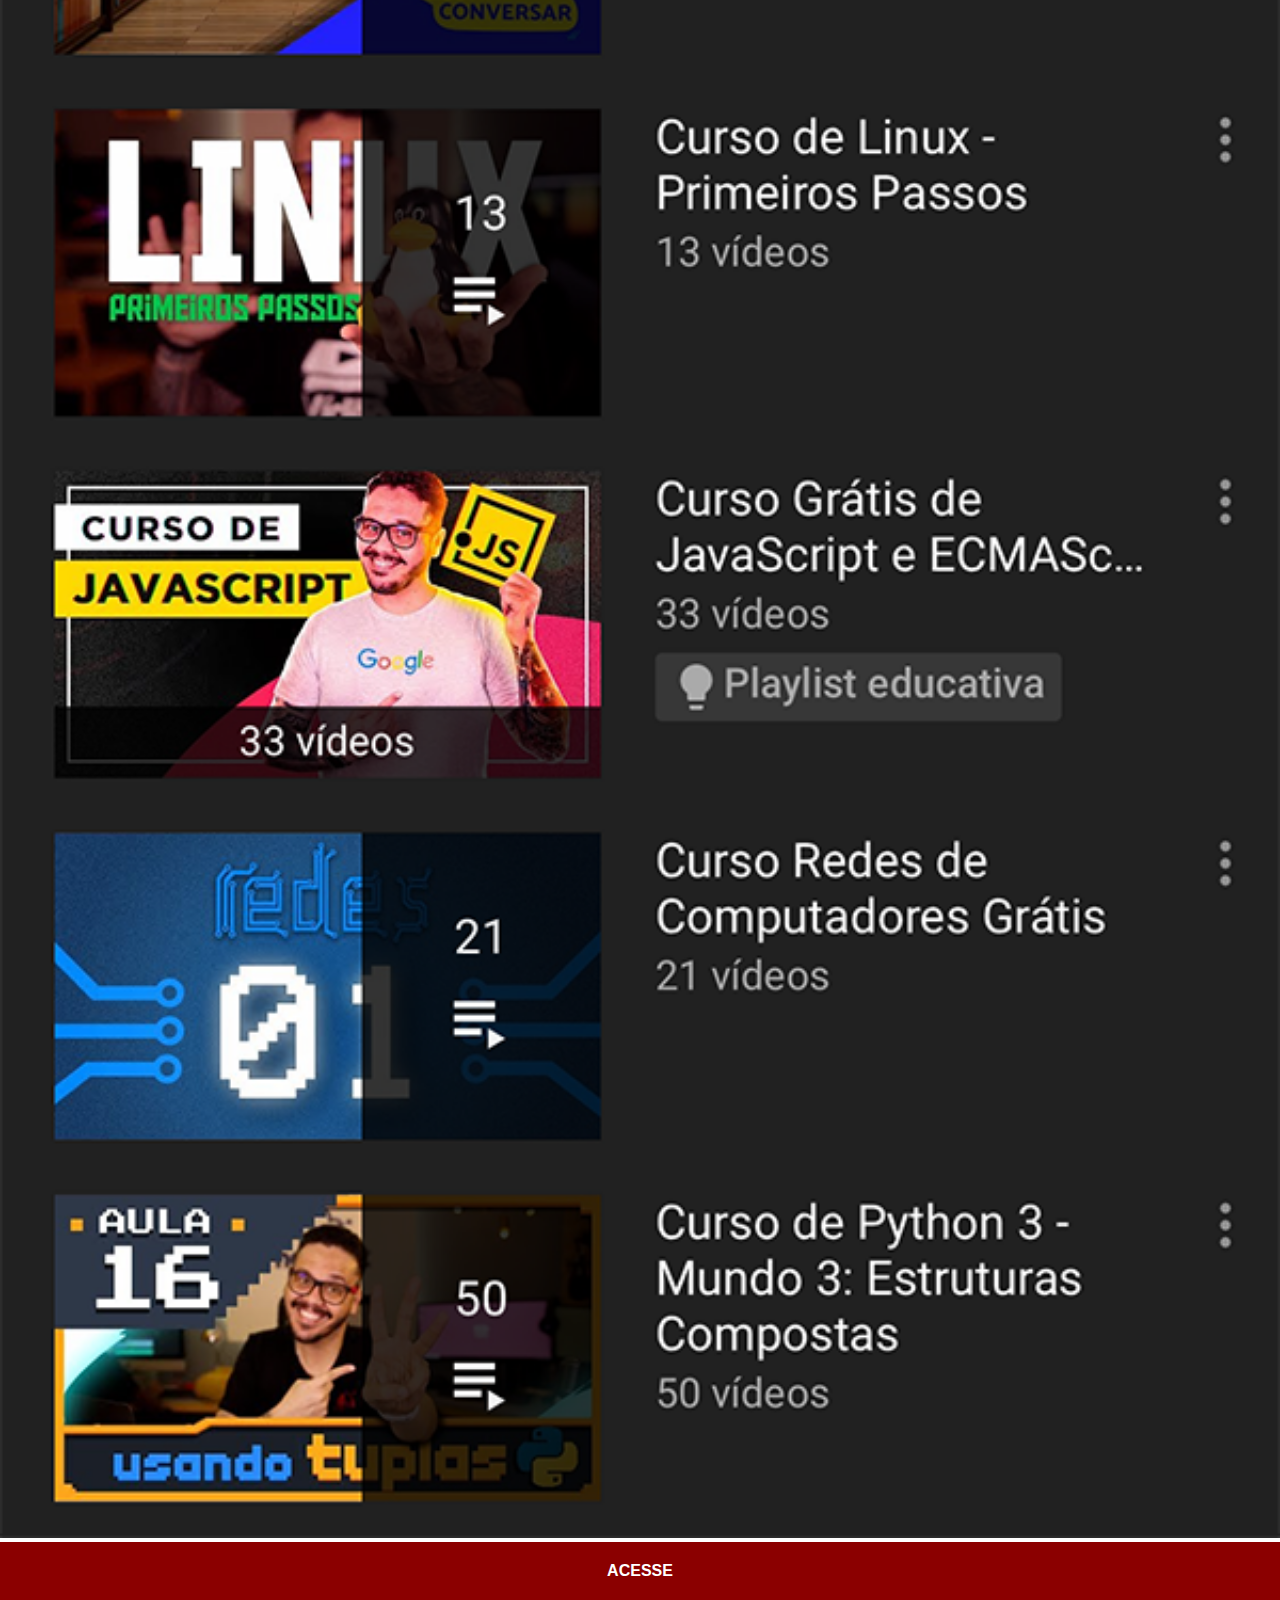
<file: youtube.html>
<!DOCTYPE html>
<html lang="pt-br">
  <head>
    <meta charset="UTF-8" />
    <meta name="viewport" content="width=device-width, initial-scale=1.0" />
    <title>Youtube</title>
    <link rel="stylesheet" href="estilos/social.css" />
  </head>
  <body>
    <img src="imagens/tela-youtube.png" alt="Youtube" />
    <a
      href="https://www.youtube.com/c/CursoemV%C3%ADdeo/playlists"
      target="_blank"
      >ACESSE</a
    >
  </body>
</html>
</file>
<file: estilos/style.css>
@charset "UTF-8";

* {
  margin: 0px;
  padding: 0px;
  font-family: Arial, Helvetica, sans-serif;
}

html,
body {
  height: 100vh;
  width: 100vw;
  background-color: black;
}

body {
  background: url("../imagens/fundo-madeira.jpg") no-repeat top center;
  background-size: cover;
  background-attachment: fixed;
}

main {
  position: relative;
  height: 100vh;
}

section#telefone {
  position: absolute;
  top: 50%;
  left: 50%;
  transform: translate(-50%, -50%);

  height: 627px;
  width: 311px;
  background: url("../imagens/frame-iphone.png") no-repeat;
}

iframe#tela {
  position: relative;
  top: 80px;
  left: 22px;
  width: 267px;
  height: 471px;
}

section#redes-sociais {
  text-align: right;
}

section#redes-sociais img {
  width: 50px;
  margin: 10px;
  border-radius: 50%;
  box-shadow: 2px 2px 5px rgb(0, 0, 0, 0.4);
  box-sizing: border-box;
}

section#redes-sociais img:hover {
  border: 2px solid rgba(255, 255, 255, 0.637);
  transform: translate(-3px, -3px);
  box-shadow: 5px 5px 10px rgba(0, 0, 0, 0.623);
  transition: transform 0.3s, border 0.3s;
}
</file>
<file: estilos/social.css>
@charset "UTF-8";

* {
  margin: 0px;
  padding: 0px;
  font-family: Arial, Helvetica, sans-serif;
}

::-webkit-scrollbar {
  width: 0px;
  height: 0px;
}

img {
  width: 100vw;
}

a {
  display: block;
  background-color: darkred;
  padding: 20px;
  text-align: center;
  font-weight: bolder;
  text-decoration: none;
  color: white;
}
a:hover {
  background-color: red;
}
</file>
